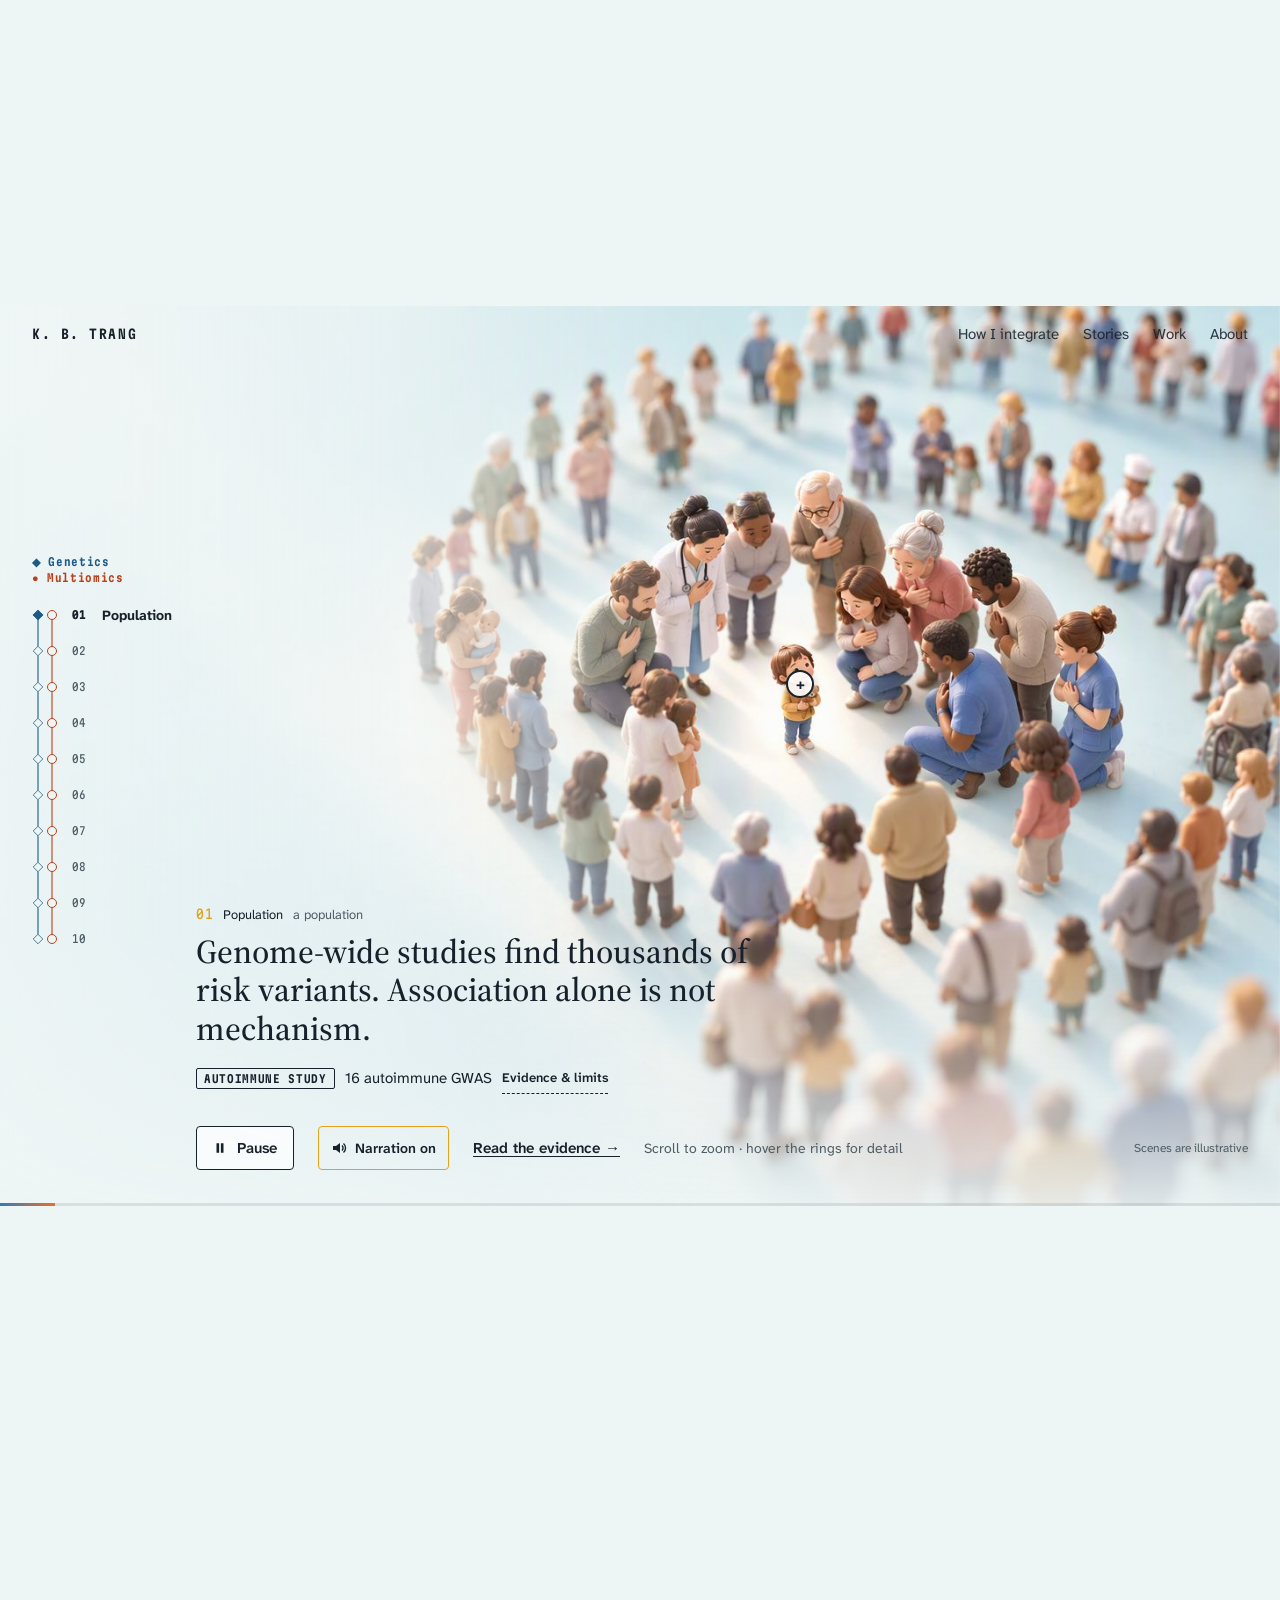
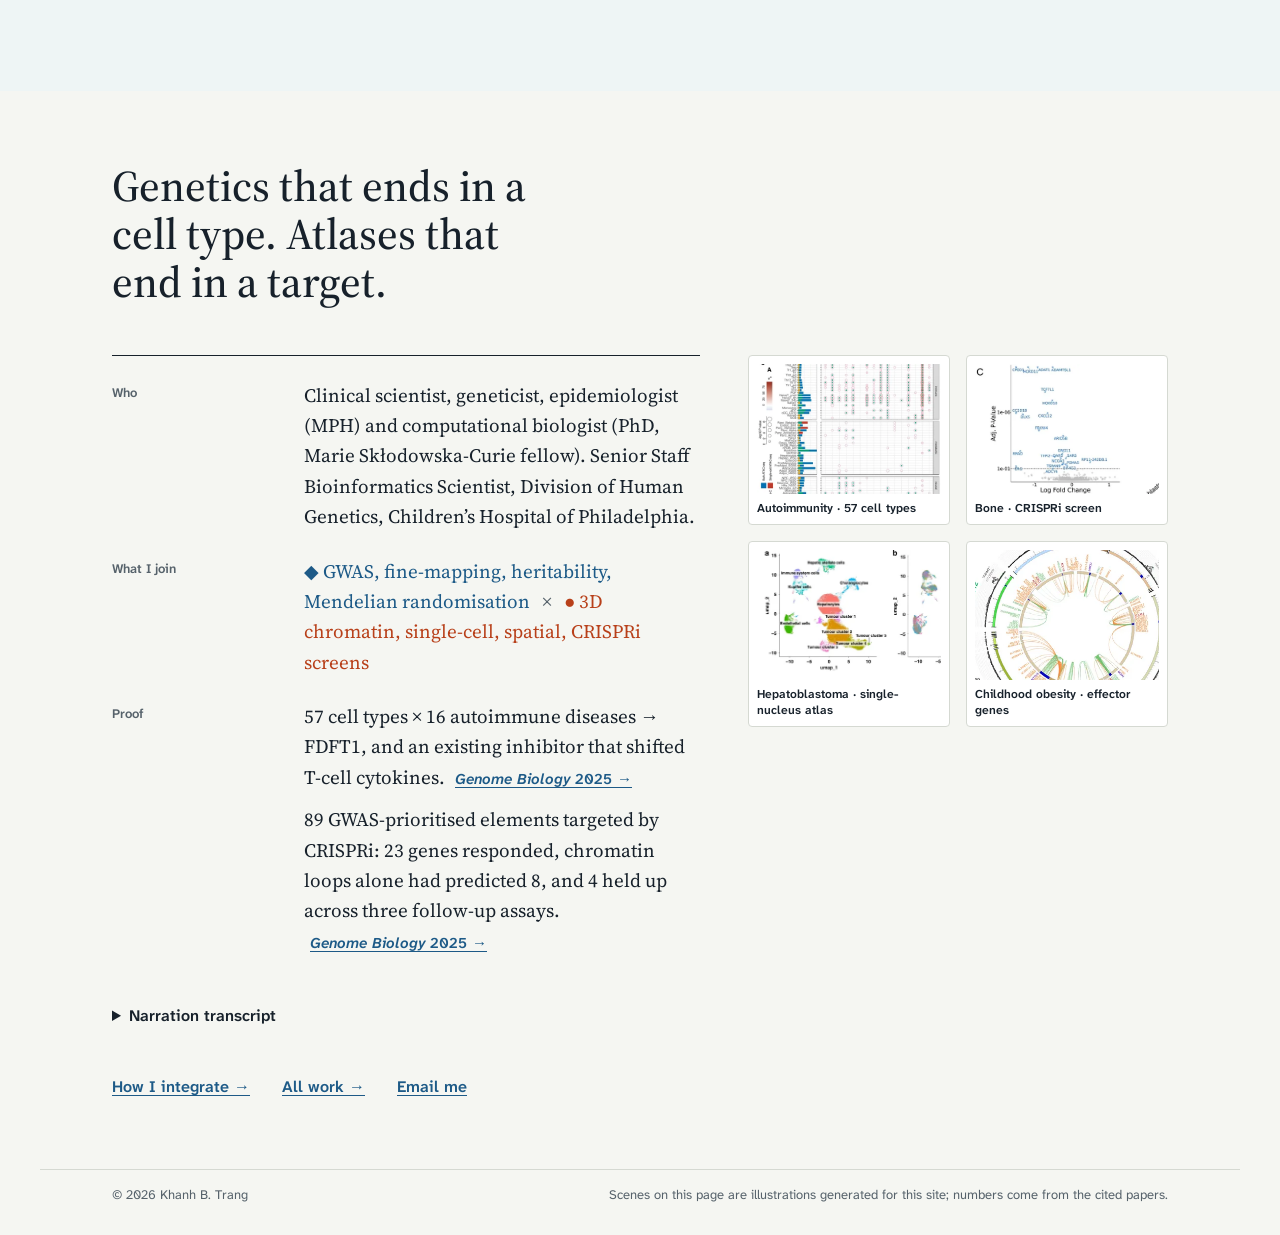
<file: index.html>
<!doctype html>
<html lang="en">
<head>
<meta charset="utf-8">
<meta name="viewport" content="width=device-width, initial-scale=1">
<title>Khanh B. Trang, MD, MPH, PhD: from a patient’s concern to a druggable target</title>
<meta name="description" content="Physician-scientist joining human genetics and multiomics (3D chromatin, single-cell, spatial, CRISPRi) to find which genes, in which cells, are worth drugging.">
<meta property="og:type" content="website">
<meta property="og:url" content="https://baokhanhtrang.github.io/a2t/">
<link rel="canonical" href="https://baokhanhtrang.github.io/a2t/">
<meta property="og:title" content="Khanh B. Trang, MD, MPH, PhD">
<meta property="og:description" content="From a patient’s concern to a druggable target: human genetics joined to multiomics.">
<meta property="og:image" content="https://baokhanhtrang.github.io/a2t/img/og.jpg">
<meta name="theme-color" content="#EEF5F5">
<link rel="preload" href="img/scale/01-population.jpg" as="image" imagesrcset="img/scale/01-population-768.jpg 768w, img/scale/01-population.jpg 1536w" imagesizes="100vw">
<link rel="stylesheet" href="css/fonts.css">
<link rel="stylesheet" href="css/site.css">
<script type="module" src="js/main.js"></script>
</head>
<body>
<a class="skip" href="#brief">Skip to the one-minute brief</a>
<header class="mast">
  <a class="mast-name" href="./">K. B. TRANG</a>
  <nav aria-label="Site"><a href="how.html">How I integrate</a><a href="stories/">Stories</a><a href="work.html">Work</a><a href="about.html">About</a></nav>
</header>

<section id="zoom" class="zoom" aria-labelledby="z-h1" data-lanes="gen">
  <div class="zoom-track" style="--levels:10">
    <div class="zoom-view">
      <div class="zoom-layers" aria-hidden="true">
        <figure class="z-layer" data-from="0" data-to="0"><img src="img/scale/01-population.jpg" srcset="img/scale/01-population-768.jpg 768w, img/scale/01-population.jpg 1536w" sizes="100vw" alt="" fetchpriority="high" decoding="async"></figure>
        <figure class="z-layer z-dots" data-from="1" data-to="4"><canvas></canvas><figcaption class="z-synth">Synthetic illustration · no study data</figcaption></figure>
        <figure class="z-layer" data-from="5" data-to="5"><img data-srcset="img/scale/06-nucleus-768.jpg 768w, img/scale/06-nucleus.jpg 1536w" sizes="100vw" alt="" decoding="async"></figure>
        <figure class="z-layer" data-from="6" data-to="6"><img data-srcset="img/scale/07-cre-768.jpg 768w, img/scale/07-cre.jpg 1536w" sizes="100vw" alt="" decoding="async"></figure>
        <figure class="z-layer" data-from="7" data-to="7"><img data-srcset="img/scale/08-perturbation-768.jpg 768w, img/scale/08-perturbation.jpg 1536w" sizes="100vw" alt="" decoding="async"></figure>
        <figure class="z-layer" data-from="8" data-to="8"><img data-srcset="img/scale/09-target-768.jpg 768w, img/scale/09-target.jpg 1536w" sizes="100vw" alt="" decoding="async"></figure>
        <figure class="z-layer" data-from="9" data-to="9"><img data-srcset="img/scale/10-patient-768.jpg 768w, img/scale/10-patient.jpg 1536w" sizes="100vw" alt="" decoding="async"></figure>
        <div class="z-vignette"></div>
      </div>
      <div class="z-hots">
        <button type="button" class="z-hot" data-stop="0" aria-label="Details: Association is not mechanism" aria-expanded="false" aria-controls="z-pop" tabindex="-1"><i></i></button>
        <button type="button" class="z-hot z-organ" data-stop="1" data-organ="0" aria-label="Brain: related work" aria-expanded="false" aria-controls="z-pop" tabindex="-1"><i></i><span>Brain</span></button>
        <button type="button" class="z-hot z-organ is-left" data-stop="1" data-organ="1" aria-label="Immune system: related work" aria-expanded="false" aria-controls="z-pop" tabindex="-1"><i></i><span>Immune system</span></button>
        <button type="button" class="z-hot z-organ is-left" data-stop="1" data-organ="2" aria-label="Bone: related work" aria-expanded="false" aria-controls="z-pop" tabindex="-1"><i></i><span>Bone</span></button>
        <button type="button" class="z-hot z-organ" data-stop="1" data-organ="3" aria-label="Blood: related work" aria-expanded="false" aria-controls="z-pop" tabindex="-1"><i></i><span>Blood</span></button>
        <button type="button" class="z-hot z-organ is-left" data-stop="1" data-organ="4" aria-label="Liver, kidney, tongue: related work" aria-expanded="false" aria-controls="z-pop" tabindex="-1"><i></i><span>Liver, kidney, tongue</span></button>
        <button type="button" class="z-hot z-organ" data-stop="1" data-organ="5" aria-label="Fat: related work" aria-expanded="false" aria-controls="z-pop" tabindex="-1"><i></i><span>Fat</span></button>
        <button type="button" class="z-hot" data-stop="2" aria-label="Details: Tissue regions" aria-expanded="false" aria-controls="z-pop" tabindex="-1"><i></i></button>
        <button type="button" class="z-hot" data-stop="3" aria-label="Details: Which cells carry the risk?" aria-expanded="false" aria-controls="z-pop" tabindex="-1"><i></i></button>
        <button type="button" class="z-hot" data-stop="4" aria-label="Details: Who sits next to whom" aria-expanded="false" aria-controls="z-pop" tabindex="-1"><i></i></button>
        <button type="button" class="z-hot" data-stop="5" aria-label="Details: From variant to gene" aria-expanded="false" aria-controls="z-pop" tabindex="-1"><i></i></button>
        <button type="button" class="z-hot" data-stop="6" aria-label="Details: Variants in switches" aria-expanded="false" aria-controls="z-pop" tabindex="-1"><i></i></button><span class="z-tag" data-stop="6" data-u="0.4" data-v="0.14" aria-hidden="true">Enhancer (cRE) · transcription factors</span><span class="z-tag" data-stop="6" data-u="0.57" data-v="0.46" aria-hidden="true">SNP</span><span class="z-tag" data-stop="6" data-u="0.3" data-v="0.47" aria-hidden="true">DNA loop</span><span class="z-tag" data-stop="6" data-u="0.73" data-v="0.83" aria-hidden="true">Promoter · RNA polymerase</span><span class="z-tag" data-stop="6" data-u="0.9" data-v="0.52" aria-hidden="true">RNA</span><span class="z-tag" data-stop="6" data-u="0.83" data-v="0.33" aria-hidden="true">Chromatin · nucleosomes</span>
        <button type="button" class="z-hot" data-stop="7" aria-label="Details: Test before you nominate" aria-expanded="false" aria-controls="z-pop" tabindex="-1"><i></i></button>
        <button type="button" class="z-hot" data-stop="8" aria-label="Details: From gene to drug" aria-expanded="false" aria-controls="z-pop" tabindex="-1"><i></i></button>
        <button type="button" class="z-hot" data-stop="9" aria-label="Details: Why the MPH matters here" aria-expanded="false" aria-controls="z-pop" tabindex="-1"><i></i></button>
      </div>
      <div class="z-title">
        <h1 id="z-h1">From a patient’s concern to a druggable target.</h1>
        <p>Khanh B. Trang, MD, MPH, PhD · Children’s Hospital of Philadelphia. I join human genetics and multiomics to find which genes, in which cells, are worth drugging.</p>
      </div>
      <nav class="strands" aria-label="Scales">
        <p class="s-legend"><span class="s-g">◆ Genetics</span><span class="s-o">● Multiomics</span></p>
        <ol>
          <li data-g="1" data-o="0" data-l="gen"><button type="button" aria-label="Scene 1: Population"><span class="r-n">01</span><span class="r-nm">Population</span></button></li>
          <li data-g="0" data-o="0" data-l="md"><button type="button" aria-label="Scene 2: Person"><span class="r-n">02</span><span class="r-nm">Person</span></button></li>
          <li data-g="0" data-o="1" data-l="omx"><button type="button" aria-label="Scene 3: Tissue"><span class="r-n">03</span><span class="r-nm">Tissue</span></button></li>
          <li data-g="1" data-o="1" data-l="both"><button type="button" aria-label="Scene 4: Cell types"><span class="r-n">04</span><span class="r-nm">Cell types</span></button></li>
          <li data-g="0" data-o="1" data-l="omx"><button type="button" aria-label="Scene 5: In place"><span class="r-n">05</span><span class="r-nm">In place</span></button></li>
          <li data-g="1" data-o="1" data-l="both"><button type="button" aria-label="Scene 6: Nucleus"><span class="r-n">06</span><span class="r-nm">Nucleus</span></button></li>
          <li data-g="1" data-o="1" data-l="both"><button type="button" aria-label="Scene 7: Regulatory element"><span class="r-n">07</span><span class="r-nm">Regulatory element</span></button></li>
          <li data-g="1" data-o="1" data-l="both"><button type="button" aria-label="Scene 8: Perturbation"><span class="r-n">08</span><span class="r-nm">Perturbation</span></button></li>
          <li data-g="1" data-o="0" data-l="gen"><button type="button" aria-label="Scene 9: Target"><span class="r-n">09</span><span class="r-nm">Target</span></button></li>
          <li data-g="0" data-o="0" data-l="rails"><button type="button" aria-label="Scene 10: Patient"><span class="r-n">10</span><span class="r-nm">Patient</span></button></li>
        </ol>
      </nav>
      <div class="z-cards">
        <article class="z-card is-active" aria-hidden="false"><p class="z-k"><span class="r-n">01</span> Population <span class="z-scale">a population</span></p><h2>Genome-wide studies find thousands of risk variants. Association alone is not mechanism.</h2><p class="z-chip"><span class="tag tag-auto">Autoimmune study</span>16 autoimmune GWAS<button type="button" class="z-more" data-i="0" aria-controls="z-pop">Evidence &amp; limits</button></p></article>
        <article class="z-card" aria-hidden="true"><p class="z-k"><span class="r-n">02</span> Person <span class="z-scale">1 m</span></p><h2>Behind every signal: a person, and the organs where disease happens.</h2><p class="z-chip"><span class="tag tag-body">Across the body</span>Drag to turn · hover an organ for its papers<button type="button" class="z-more" data-i="1" aria-controls="z-pop">Evidence &amp; limits</button></p></article>
        <article class="z-card" aria-hidden="true"><p class="z-k"><span class="r-n">03</span> Tissue <span class="z-scale">one section per organ</span></p><h2>Disease happens in tissue. Spatial omics maps each organ’s cells in place.</h2><p class="z-chip"><span class="tag tag-method">Method</span>Spatial transcriptomics · method<button type="button" class="z-more" data-i="2" aria-controls="z-pop">Evidence &amp; limits</button></p></article>
        <article class="z-card" aria-hidden="true"><p class="z-k"><span class="r-n">04</span> Cell types <span class="z-scale">expression space, all organs</span></p><h2>Among 57 cell types, regulatory T cells showed the strongest type 1 diabetes enrichment.</h2><p class="z-chip"><span class="tag tag-auto">Autoimmune study</span>Published finding · 57 cell types × 16 diseases<button type="button" class="z-more" data-i="3" aria-controls="z-pop">Evidence &amp; limits</button></p></article>
        <article class="z-card" aria-hidden="true"><p class="z-k"><span class="r-n">05</span> In place <span class="z-scale">same section, by cell type</span></p><h2>Back in each tissue, cell types show which neighbourhoods they share.</h2><p class="z-chip"><span class="tag tag-method">Method</span>Cell types in place · method<button type="button" class="z-more" data-i="4" aria-controls="z-pop">Evidence &amp; limits</button></p></article>
        <article class="z-card" aria-hidden="true"><p class="z-k"><span class="r-n">06</span> Nucleus <span class="z-scale">≈1 µm</span></p><h2>Chromatin contacts nominate candidate genes for risk variants, including distant ones.</h2><p class="z-chip"><span class="tag tag-auto">Autoimmune study</span>5,488 candidate genes<button type="button" class="z-more" data-i="5" aria-controls="z-pop">Evidence &amp; limits</button></p></article>
        <article class="z-card" aria-hidden="true"><p class="z-k"><span class="r-n">07</span> Regulatory element <span class="z-scale">a chromatin loop</span></p><h2>Most risk variants sit in cis-regulatory elements that loop to the genes they control.</h2><p class="z-chip"><span class="tag tag-method">Method</span>SNPs in enhancers · promoter contacts<button type="button" class="z-more" data-i="6" aria-controls="z-pop">Evidence &amp; limits</button></p></article>
        <article class="z-card" aria-hidden="true"><p class="z-k"><span class="r-n">08</span> Perturbation <span class="z-scale">≈10 nm</span></p><h2>CRISPR screens test which predicted regulatory links actually change a gene.</h2><p class="z-chip"><span class="tag tag-crispr">CRISPR studies</span>CRISPRi · single-cell readout<button type="button" class="z-more" data-i="7" aria-controls="z-pop">Evidence &amp; limits</button></p></article>
        <article class="z-card" aria-hidden="true"><p class="z-k"><span class="r-n">09</span> Target <span class="z-scale">≈1 nm</span></p><h2>Linked genes meet existing drugs: a genetic map becomes a testable pharmacological hypothesis.</h2><p class="z-chip"><span class="tag tag-example">Example</span>FDFT1 · lapaquistat<button type="button" class="z-more" data-i="8" aria-controls="z-pop">Evidence &amp; limits</button></p></article>
        <article class="z-card" aria-hidden="true"><p class="z-k"><span class="r-n">10</span> Patient <span class="z-scale">back to the clinic</span></p><h2>From a patient’s concern to a testable hypothesis.</h2><p class="z-chip"><span class="tag tag-clinic">Clinic</span>Autoimmune + bone studies<button type="button" class="z-more" data-i="9" aria-controls="z-pop">Evidence &amp; limits</button></p><p class="z-cta"><a href="how.html">See the evidence →</a><a href="mailto:Dr.KhanhBTrang@gmail.com">Discuss this work</a></p></article>
      </div>
      <div class="z-controls">
        <button type="button" class="z-play" aria-pressed="false"><svg viewBox="0 0 16 16" aria-hidden="true"><path class="i-play" d="M4 2.5v11l9-5.5z"/><path class="i-pause" d="M4 2.5h3v11H4zm5 0h3v11H9z"/></svg><span>Play the tour</span></button>
        <button type="button" class="z-sound" aria-pressed="true"><svg viewBox="0 0 16 16" aria-hidden="true"><path d="M2 6h3l4-3v10L5 10H2z"/><path class="w" d="M11 5.5a3.5 3.5 0 0 1 0 5M12.5 3.5a6 6 0 0 1 0 9" fill="none" stroke="currentColor" stroke-width="1.4"/></svg><span>Narration on</span></button>
        <a class="z-ev" href="how.html">Read the evidence →</a>
        <span class="z-hint">Scroll to zoom · hover the rings for detail</span>
        <span class="z-illus">Scenes are illustrative</span>
      </div>
      <div class="z-progress" aria-hidden="true"><i></i></div>
      <p class="sr-only z-announce" aria-live="polite"></p>
      <div class="z-pop" id="z-pop" role="dialog" aria-labelledby="z-pop-t" hidden>
        <button type="button" class="p-close" aria-label="Close details">×</button>
        <h3 class="p-title" id="z-pop-t"></h3>
        <div class="p-body"></div>
        <a class="p-src" href="#"></a>
      </div>
    </div>
  </div>
  <noscript><ol class="z-nojs">
      <li><b>01 · Genome-wide studies find thousands of risk variants. Association alone is not mechanism.</b> Genome-wide association studies locate regions of the genome that differ between people with and without a disease. I start from GWAS summary statistics for 16 autoimmune diseases and ask where each disease’s heritability concentrates. <i>Limit:</i> Most GWAS signals fall outside protein-coding sequence, so the gene and cell type they act through must be inferred from other evidence.</li>
      <li><b>02 · Behind every signal: a person, and the organs where disease happens.</b> My work spans brain, immune system, bone, blood, liver, kidney, tongue and fat. Hover or select an organ for its papers and preprints. The same approach, genetics joined to multiomics, applied organ by organ. The body turns and opens into an exploded view; hover each organ for its papers. <i>Limit:</i> Schematic 3D anatomy built from simple shapes; organ sizes and positions are illustrative.</li>
      <li><b>03 · Disease happens in tissue. Spatial omics maps each organ’s cells in place.</b> Spatial transcriptomics measures where transcripts or cells sit in a tissue section (resolution depends on the platform). Each organ has its own architecture: cortical layers, lymph-node follicles, trabecular bone, liver lobules, glomeruli, muscle bundles, fat. Atlas-scale spatial and single-nucleus analysis, with ambient-RNA and doublet assessment built into quality control. <i>Limit:</i> Synthetic illustration, no study data. Each organ’s dots flow into that organ’s section, but the path is illustrative, not a tracking of cells.</li>
      <li><b>04 · Among 57 cell types, regulatory T cells showed the strongest type 1 diabetes enrichment.</b> Type 1 diabetes heritability was most enriched in the regulatory elements of regulatory T cells. Stratified LD-score regression over chromatin maps (open chromatin plus promoter contacts) in 57 human cell types. <i>Limit:</i> Enrichment shows where the genetic signal concentrates, not what it does there. The map on screen is a synthetic, integrated schematic of 17 cell types across the eight organs; the published analysis is S-LDSC over chromatin annotations, not this embedding.</li>
      <li><b>05 · Back in each tissue, cell types show which neighbourhoods they share.</b> Placing annotated cell types back on the tissue shows which cells share a neighbourhood. Cell-type annotation reconciled across several methods, then mapped onto the spatial coordinates. <i>Limit:</i> Synthetic illustration, no study data. Neighbourhoods are associations; signalling between neighbouring cells needs an experiment to confirm.</li>
      <li><b>06 · Chromatin contacts nominate candidate genes for risk variants, including distant ones.</b> A risk variant can sit far from the gene it may regulate; folded DNA can bring the two into contact. Promoter Capture-C and Hi-C joined with open chromatin linked autoimmune risk variants to 5,488 candidate genes. <i>Limit:</i> Contact is not regulation. A loop nominates a gene; a perturbation has to test it.</li>
      <li><b>07 · Most risk variants sit in cis-regulatory elements that loop to the genes they control.</b> Most GWAS risk variants are non-coding. Many fall in cis-regulatory elements, such as enhancers: the DNA bends into a loop so that transcription factors bound at the enhancer, and at the SNP, sit beside RNA polymerase at the gene’s promoter. Fine-mapped SNPs intersected with accessible chromatin in the relevant cell type, then linked to promoters by 3D contacts (Capture-C, Hi-C). <i>Limit:</i> A SNP in an enhancer is a candidate, not a cause: it has to change regulation of the linked gene, which needs a test.</li>
      <li><b>08 · CRISPR screens test which predicted regulatory links actually change a gene.</b> Pooled CRISPR interference silences candidate regulatory elements and reads out gene expression cell by cell. Applied to bone-density and Alzheimer’s GWAS loci. In one screen, 23 genes responded and chromatin loops had predicted only 8 of them. <i>Limit:</i> Each screen tests one cell model at one stage; a gene that responds there may not respond in another tissue or at another time.</li>
      <li><b>09 · Linked genes meet existing drugs: a genetic map becomes a testable pharmacological hypothesis.</b> Genes linked to disease risk are checked against drug–target databases for existing compounds that act on them. For example, FDFT1, a cholesterol-synthesis enzyme linked to autoimmune risk: its inhibitor lapaquistat altered T-cell secretion of TNF, IL-17A, IL-10 and IL-21. <i>Limit:</i> A pharmacological hypothesis for preclinical testing, not evidence of clinical efficacy. The image is a conceptual binding illustration, not the FDFT1–lapaquistat structure.</li>
      <li><b>10 · From a patient’s concern to a testable hypothesis.</b> A target is only useful if it holds in the people who will receive it. Population-aware design: calibration across groups, endpoints chosen for the estimand, consent that says what is returned. <i>Limit:</i> Each study above is separate. The path is how I work, not one continuous experiment.</li>
  </ol></noscript>
</section>

<main id="brief" class="brief">
  <div class="wrap">
    <h2 class="b-h">Genetics that ends in a cell type. Atlases that end in a target.</h2>
    <div class="b-grid">
    <dl class="b-rows">
      <dt>Who</dt>
      <dd>Clinical scientist, geneticist, epidemiologist (MPH) and computational biologist (PhD, Marie Skłodowska-Curie fellow). Senior Staff Bioinformatics Scientist, Division of Human Genetics, Children’s Hospital of Philadelphia.</dd>
      <dt>What I join</dt>
      <dd><span class="s-g">◆ GWAS, fine-mapping, heritability, Mendelian randomisation</span> <span class="x">×</span> <span class="s-o">● 3D chromatin, single-cell, spatial, CRISPRi screens</span></dd>
      <dt>Proof</dt>
      <dd><ul class="proof">
        <li>57 cell types × 16 autoimmune diseases → FDFT1, and an existing inhibitor that shifted T-cell cytokines. <a href="stories/autoimmunity.html"><i>Genome Biology</i> 2025 →</a></li>
        <li>89 GWAS-prioritised elements targeted by CRISPRi: 23 genes responded, chromatin loops alone had predicted 8, and 4 held up across three follow-up assays. <a href="stories/bone.html"><i>Genome Biology</i> 2025 →</a></li>
      </ul></dd>
    </dl>
      <div class="b-figs" aria-label="Selected published figures">
        <a class="fig-link fig-thumb" href="img/figures/auto-1.webp" data-caption="Heritability of 16 autoimmune diseases partitioned across cis-regulatory elements of 57 cell types (S-LDSC); regulatory T cells lead for type 1 diabetes. (Genome Biology 2025)"><img src="img/figures/auto-1-t.webp" width="480" height="374" alt="Heritability of 16 autoimmune diseases partitioned across cis-regulatory elements of 57 cell types (S-LDSC); regulatory T cells lead for type 1 diabetes." loading="lazy" decoding="async"><span>Autoimmunity · 57 cell types</span></a>
        <a class="fig-link fig-thumb" href="img/figures/bone-2.webp" data-caption="The CRISPRi screen: target origins, test statistics and responsive genes, with loci where silencing changed ARID5B and NCOA3. (Genome Biology 2025)"><img src="img/figures/bone-2-t.webp" width="480" height="329" alt="The CRISPRi screen: target origins, test statistics and responsive genes, with loci where silencing changed ARID5B and NCOA3." loading="lazy" decoding="async"><span>Bone · CRISPRi screen</span></a>
        <a class="fig-link fig-thumb" href="img/figures/hb-1.webp" data-caption="A single-nucleus atlas of hepatoblastoma and adjacent liver: cell types and their composition across samples. (BJC Reports 2026)"><img src="img/figures/hb-1-t.webp" width="480" height="271" alt="A single-nucleus atlas of hepatoblastoma and adjacent liver: cell types and their composition across samples." loading="lazy" decoding="async"><span>Hepatoblastoma · single-nucleus atlas</span></a>
        <a class="fig-link fig-thumb" href="img/figures/obesity-5.webp" data-caption="Putative childhood-obesity effector genes across cell types, including the ADCY3 locus. (eLife 2025)"><img src="img/figures/obesity-5-t.webp" width="480" height="255" alt="Putative childhood-obesity effector genes across cell types, including the ADCY3 locus." loading="lazy" decoding="async"><span>Childhood obesity · effector genes</span></a>
      </div>
    </div>
    <details class="transcript"><summary>Narration transcript</summary><ol><li>Genome-wide studies find thousands of risk variants. But association alone does not tell you the mechanism.</li><li>Behind every GWAS signal is a person with a genetic predisposition, and disease can arise in one organ or in several.</li><li>Disease happens in tissue, and cells don't act alone. Spatial omics maps each organ's cells within their microenvironment, or niche, from the layers of the brain to the follicles of a lymph node.</li><li>Grouped by gene expression, cells form types that behave differently across disease states and stages. Among fifty-seven cell types, regulatory T cells showed the strongest enrichment of type 1 diabetes genetic risk.</li><li>Placed back in each tissue, cell types show which neighbourhoods they share.</li><li>Folded chromatin brings regulatory elements into contact with genes, nominating candidates, including distant ones.</li><li>Most risk variants sit in cis-regulatory elements, such as enhancers, that loop across the chromatin to reach the genes they control.</li><li>CRISPR screens then test which predicted links actually change a gene. In one screen, chromatin loops had predicted only eight of the twenty-three genes that responded.</li><li>Linked genes then meet existing drugs. For example, an inhibitor of FDFT1 shifted T-cell cytokines: a pharmacological hypothesis worth testing further.</li><li>From a patient's concern to a hypothesis worth testing. This is the work of Khanh B. Trang.</li></ol><p>Narration uses a synthetic voice generated for this site.</p></details>
    <p class="b-links"><a href="how.html">How I integrate →</a><a href="work.html">All work →</a><a href="mailto:Dr.KhanhBTrang@gmail.com">Email me</a></p>
  </div>
</main>
<footer class="foot"><div class="wrap">
  <span>© 2026 Khanh B. Trang</span>
  <span>Scenes on this page are illustrations generated for this site; numbers come from the cited papers.</span>
</div></footer>
<dialog class="lightbox" aria-label="Figure"><form method="dialog"><button class="lb-close" aria-label="Close figure">×</button></form><img alt=""><p class="lb-cap"></p></dialog>
</body>
</html>
</file>
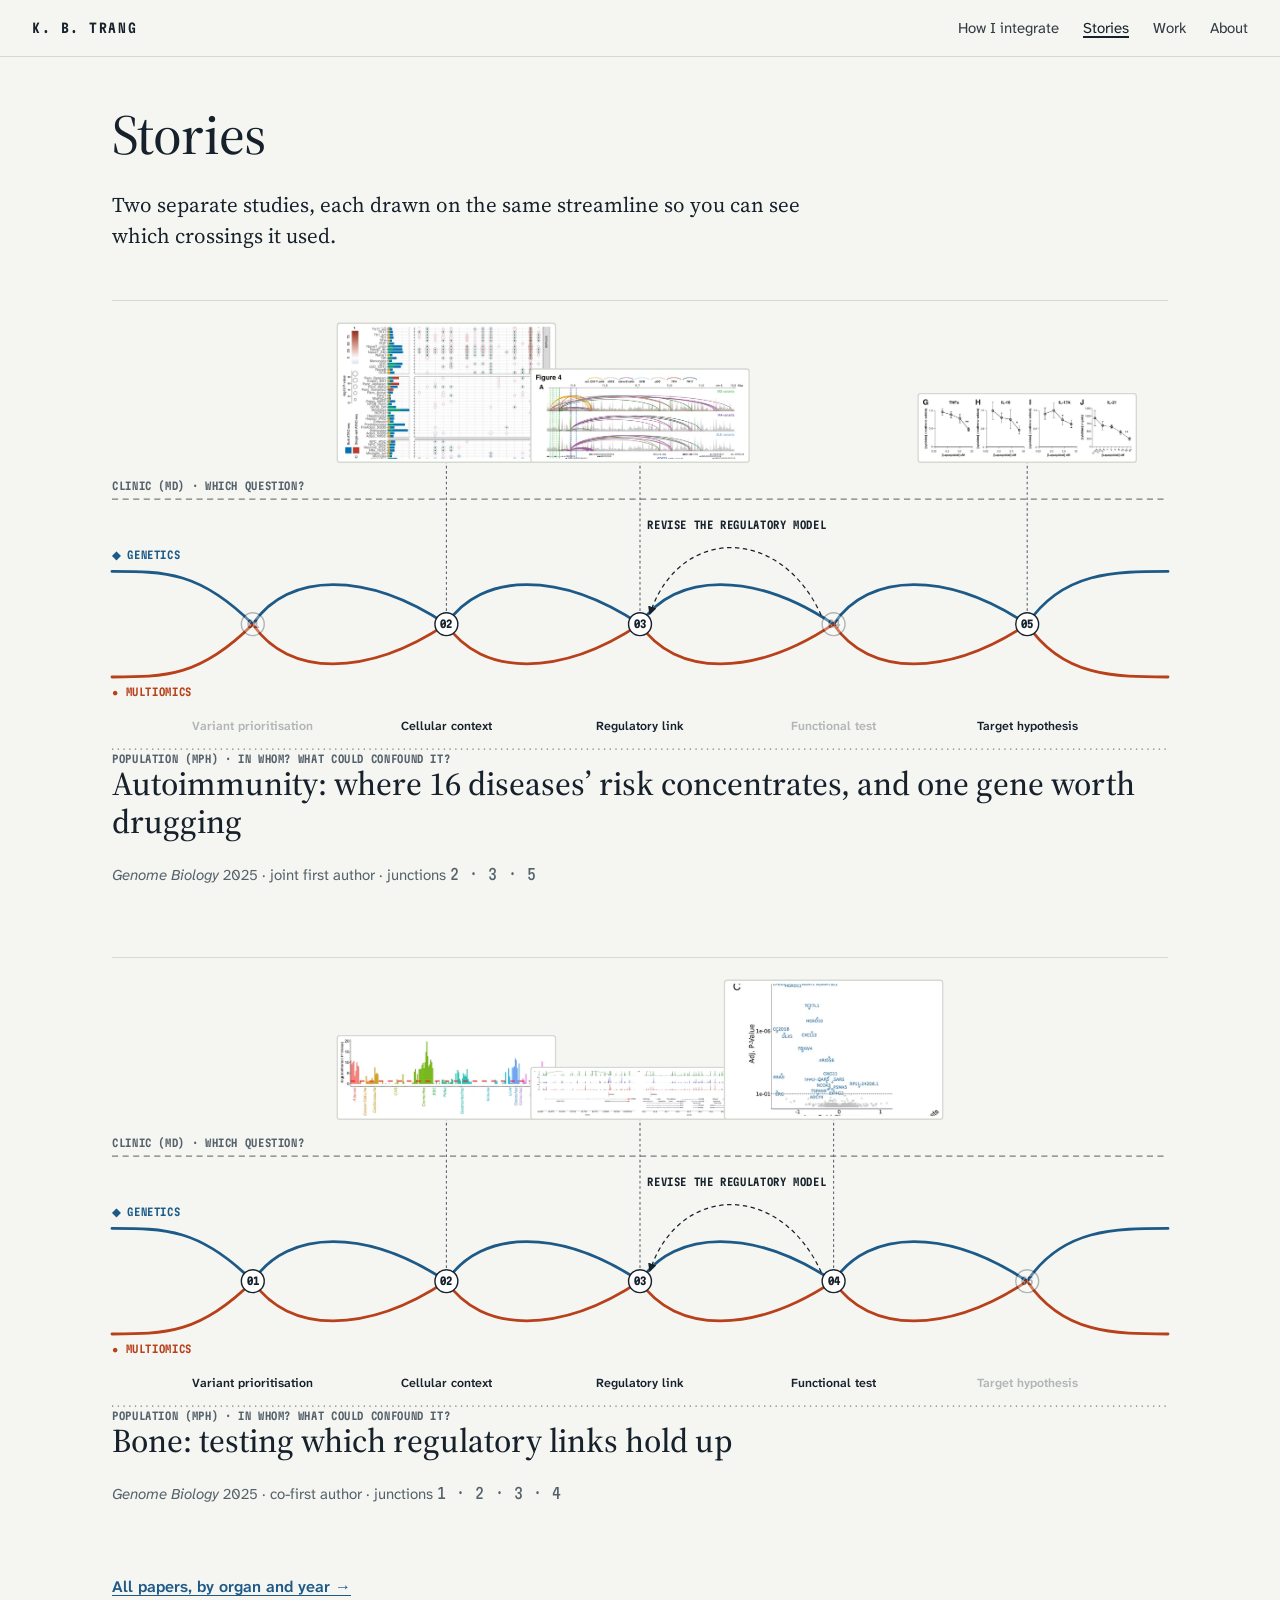
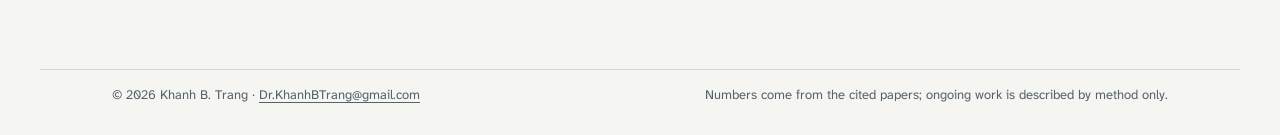
<file: stories/index.html>
<!doctype html>
<html lang="en">
<head>
<meta charset="utf-8">
<meta name="viewport" content="width=device-width, initial-scale=1">
<title>Stories · Khanh B. Trang</title>
<meta name="description" content="Two studies, each drawn on the same evidence streamline: where autoimmune risk concentrates, and which bone regulatory links hold up under CRISPRi.">
<meta property="og:title" content="Stories · Khanh B. Trang">
<meta property="og:description" content="Two studies, each drawn on the same evidence streamline: where autoimmune risk concentrates, and which bone regulatory links hold up under CRISPRi.">
<meta property="og:image" content="../img/og.jpg">
<link rel="stylesheet" href="../css/fonts.css">
<link rel="stylesheet" href="../css/site.css">
<script type="module" src="../js/pages.js"></script>
</head>
<body class="page">
<a class="skip" href="#main">Skip to content</a>
<header class="mast mast-light">
  <a class="mast-name" href=".././">K. B. TRANG</a>
  <nav aria-label="Site"><a href="../how.html">How I integrate</a><a href="../stories/" aria-current="page">Stories</a><a href="../work.html">Work</a><a href="../about.html">About</a></nav>
</header>
<main id="main" class="page-main">
<article class="wrap">
  <header class="p-head">
    <h1>Stories</h1>
    <p class="lede">Two separate studies, each drawn on the same streamline so you can see which crossings it used.</p>
  </header>
  <section class="story-list">
    <a class="story-link" href="autoimmunity.html">
      <div class="streamline" data-static data-lit="2,3,5" data-thumbs="[{&quot;j&quot;:2,&quot;src&quot;:&quot;../img/figures/auto-1-t.webp&quot;,&quot;full&quot;:&quot;../img/figures/auto-1.webp&quot;,&quot;alt&quot;:&quot;Heritability of 16 autoimmune diseases partitioned across cis-regulatory elements of 57 cell types (S-LDSC); regulatory T cells lead for type 1 diabetes.&quot;,&quot;w&quot;:480,&quot;h&quot;:374},{&quot;j&quot;:3,&quot;src&quot;:&quot;../img/figures/auto-4-t.webp&quot;,&quot;full&quot;:&quot;../img/figures/auto-4.webp&quot;,&quot;alt&quot;:&quot;The FDFT1 locus: chromatin contacts link multiple sclerosis, rheumatoid arthritis and lupus variants to FDFT1, expressed in immune cells.&quot;,&quot;w&quot;:480,&quot;h&quot;:195},{&quot;j&quot;:5,&quot;src&quot;:&quot;../img/figures/auto-5-t.webp&quot;,&quot;full&quot;:&quot;../img/figures/auto-5.webp&quot;,&quot;alt&quot;:&quot;Lapaquistat, an FDFT1 inhibitor, shifts T-cell cytokines (TNF, IL-10, IL-17A, IL-21) in human tonsil organoids.&quot;,&quot;w&quot;:480,&quot;h&quot;:139}]"></div>
      <h2>Autoimmunity: where 16 diseases’ risk concentrates, and one gene worth drugging</h2>
      <p><i>Genome Biology</i> 2025 · joint first author · junctions <span class="r-n">2 · 3 · 5</span></p>
    </a>
    <a class="story-link" href="bone.html">
      <div class="streamline" data-static data-lit="1,2,3,4" data-thumbs="[{&quot;j&quot;:2,&quot;src&quot;:&quot;../img/figures/bone-1-t.webp&quot;,&quot;full&quot;:&quot;../img/figures/bone-1.webp&quot;,&quot;alt&quot;:&quot;Bone-density heritability enrichment across 98 cell types, grouped by tissue (S-LDSC; red line = Bonferroni threshold).&quot;,&quot;w&quot;:480,&quot;h&quot;:173},{&quot;j&quot;:3,&quot;src&quot;:&quot;../img/figures/bone-2t-t.webp&quot;,&quot;full&quot;:&quot;../img/figures/bone-2t.webp&quot;,&quot;alt&quot;:&quot;Chromatin accessibility and contact tracks at screened loci.&quot;,&quot;w&quot;:480,&quot;h&quot;:101},{&quot;j&quot;:4,&quot;src&quot;:&quot;../img/figures/bone-2-t.webp&quot;,&quot;full&quot;:&quot;../img/figures/bone-2.webp&quot;,&quot;alt&quot;:&quot;The CRISPRi screen: target origins, test statistics and responsive genes, with loci where silencing changed ARID5B and NCOA3.&quot;,&quot;w&quot;:480,&quot;h&quot;:329}]"></div>
      <h2>Bone: testing which regulatory links hold up</h2>
      <p><i>Genome Biology</i> 2025 · co-first author · junctions <span class="r-n">1 · 2 · 3 · 4</span></p>
    </a>
  </section>
  <p class="b-links"><a href="../work.html">All papers, by organ and year →</a></p>
</article>
</main>
<footer class="foot"><div class="wrap">
  <span>© 2026 Khanh B. Trang · <a href="mailto:Dr.KhanhBTrang@gmail.com">Dr.KhanhBTrang@gmail.com</a></span>
  <span>Numbers come from the cited papers; ongoing work is described by method only.</span>
</div></footer>
<dialog class="lightbox" aria-label="Figure"><form method="dialog"><button class="lb-close" aria-label="Close figure">×</button></form><img alt=""><p class="lb-cap"></p></dialog>
</body>
</html>
</file>
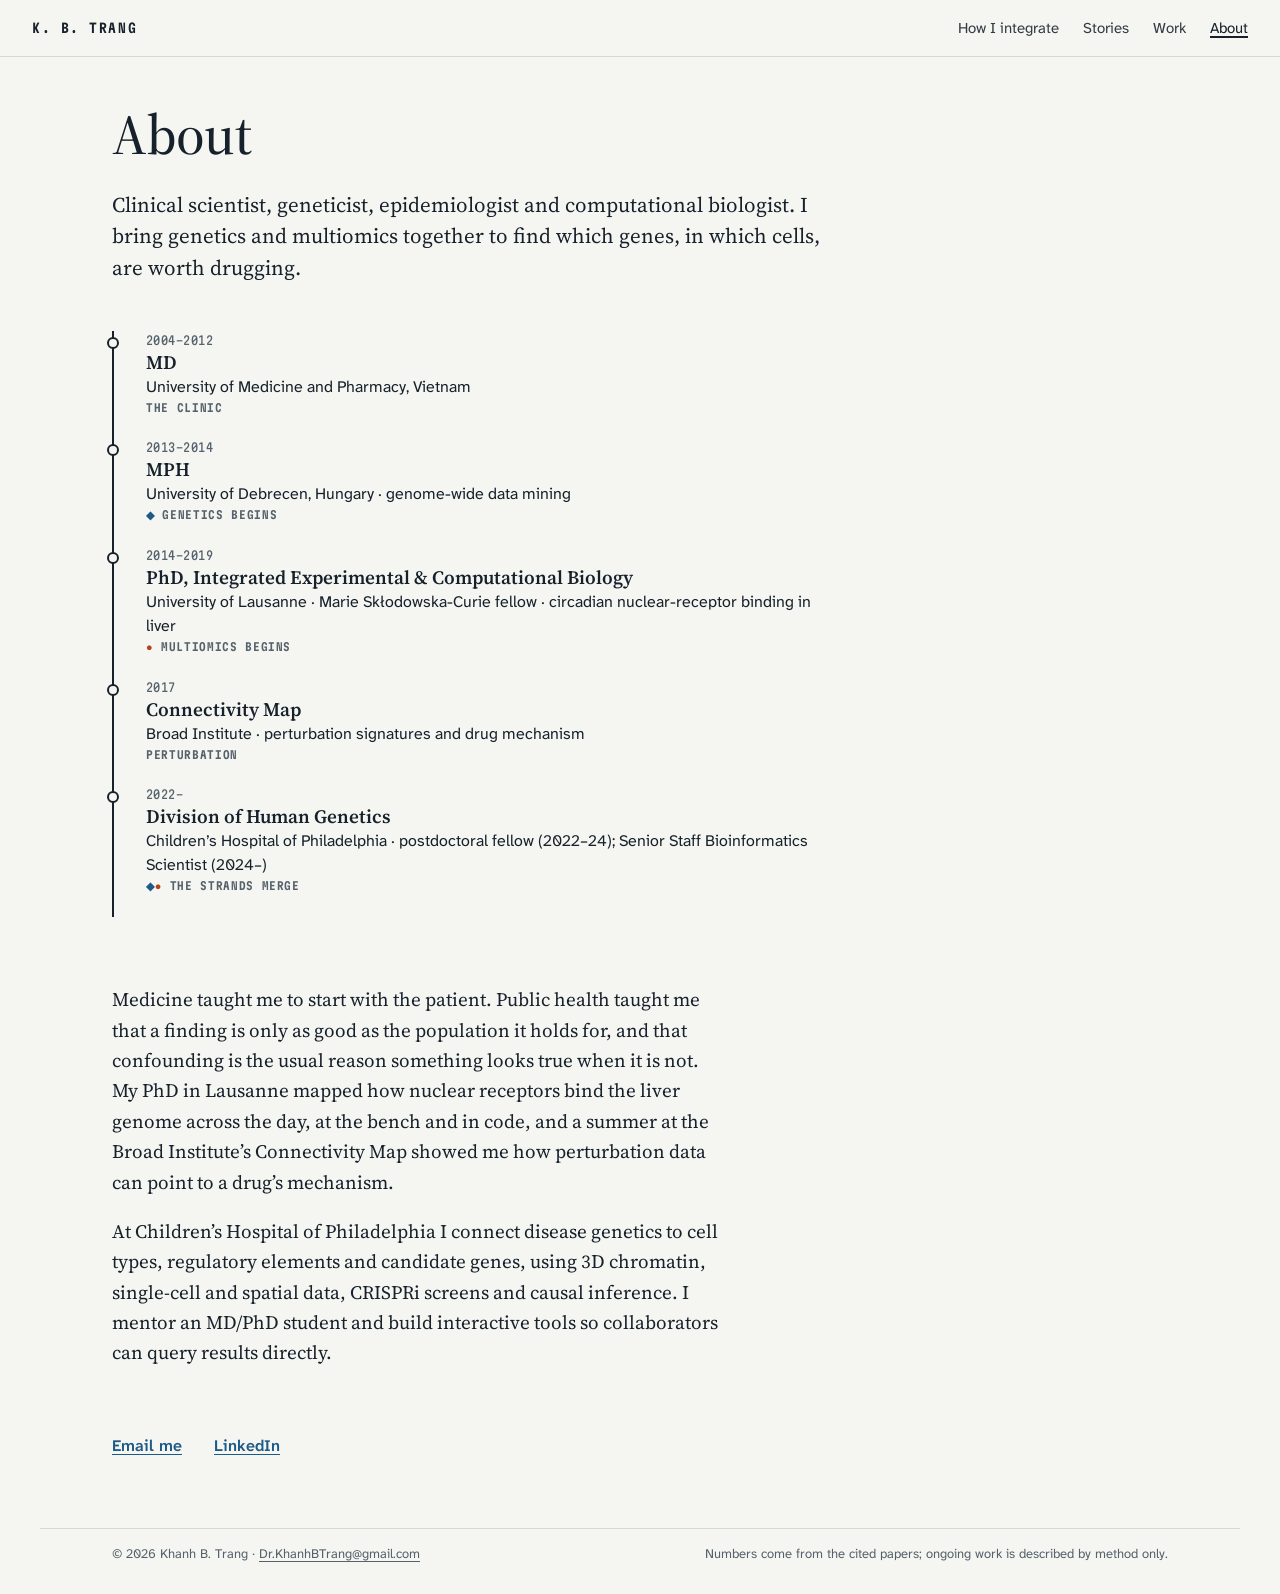
<file: about.html>
<!doctype html>
<html lang="en">
<head>
<meta charset="utf-8">
<meta name="viewport" content="width=device-width, initial-scale=1">
<title>About · Khanh B. Trang</title>
<meta name="description" content="Clinical scientist, geneticist, epidemiologist and computational biologist: MD (Vietnam), MPH (Debrecen), PhD and Marie Skłodowska-Curie fellow (Lausanne), Broad Institute Connectivity Map, Children's Hospital of Philadelphia.">
<meta property="og:title" content="About · Khanh B. Trang">
<meta property="og:description" content="Clinical scientist, geneticist, epidemiologist and computational biologist: MD (Vietnam), MPH (Debrecen), PhD and Marie Skłodowska-Curie fellow (Lausanne), Broad Institute Connectivity Map, Children's Hospital of Philadelphia.">
<meta property="og:image" content="img/og.jpg">
<link rel="stylesheet" href="css/fonts.css">
<link rel="stylesheet" href="css/site.css">
<script type="module" src="js/pages.js"></script>
</head>
<body class="page">
<a class="skip" href="#main">Skip to content</a>
<header class="mast mast-light">
  <a class="mast-name" href="./">K. B. TRANG</a>
  <nav aria-label="Site"><a href="how.html">How I integrate</a><a href="stories/">Stories</a><a href="work.html">Work</a><a href="about.html" aria-current="page">About</a></nav>
</header>
<main id="main" class="page-main">
<article class="wrap">
  <header class="p-head">
    <h1>About</h1>
    <p class="lede">Clinical scientist, geneticist, epidemiologist and computational biologist. I bring genetics and multiomics together to find which genes, in which cells, are worth drugging.</p>
  </header>
  <ol class="timeline">
    <li><span class="r-n">2004–2012</span><b>MD</b> University of Medicine and Pharmacy, Vietnam<span class="lane">the clinic</span></li>
    <li><span class="r-n">2013–2014</span><b>MPH</b> University of Debrecen, Hungary · genome-wide data mining<span class="lane"><span class="s-g">◆</span> genetics begins</span></li>
    <li><span class="r-n">2014–2019</span><b>PhD, Integrated Experimental &amp; Computational Biology</b> University of Lausanne · Marie Skłodowska-Curie fellow · circadian nuclear-receptor binding in liver<span class="lane"><span class="s-o">●</span> multiomics begins</span></li>
    <li><span class="r-n">2017</span><b>Connectivity Map</b> Broad Institute · perturbation signatures and drug mechanism<span class="lane">perturbation</span></li>
    <li><span class="r-n">2022–</span><b>Division of Human Genetics</b> Children’s Hospital of Philadelphia · postdoctoral fellow (2022–24); Senior Staff Bioinformatics Scientist (2024–)<span class="lane"><span class="s-g">◆</span><span class="s-o">●</span> the strands merge</span></li>
  </ol>
  <div class="story-grid">
    <div class="story-body">
      <p>Medicine taught me to start with the patient. Public health taught me that a finding is only as good as the population it holds for, and that confounding is the usual reason something looks true when it is not. My PhD in Lausanne mapped how nuclear receptors bind the liver genome across the day, at the bench and in code, and a summer at the Broad Institute’s Connectivity Map showed me how perturbation data can point to a drug’s mechanism.</p>
      <p>At Children’s Hospital of Philadelphia I connect disease genetics to cell types, regulatory elements and candidate genes, using 3D chromatin, single-cell and spatial data, CRISPRi screens and causal inference. I mentor an MD/PhD student and build interactive tools so collaborators can query results directly.</p>
    </div>
  </div>
  <p class="b-links"><a href="mailto:Dr.KhanhBTrang@gmail.com">Email me</a><a href="https://www.linkedin.com/in/khanhbtrang">LinkedIn</a></p>
</article>
</main>
<footer class="foot"><div class="wrap">
  <span>© 2026 Khanh B. Trang · <a href="mailto:Dr.KhanhBTrang@gmail.com">Dr.KhanhBTrang@gmail.com</a></span>
  <span>Numbers come from the cited papers; ongoing work is described by method only.</span>
</div></footer>
<dialog class="lightbox" aria-label="Figure"><form method="dialog"><button class="lb-close" aria-label="Close figure">×</button></form><img alt=""><p class="lb-cap"></p></dialog>
</body>
</html>
</file>
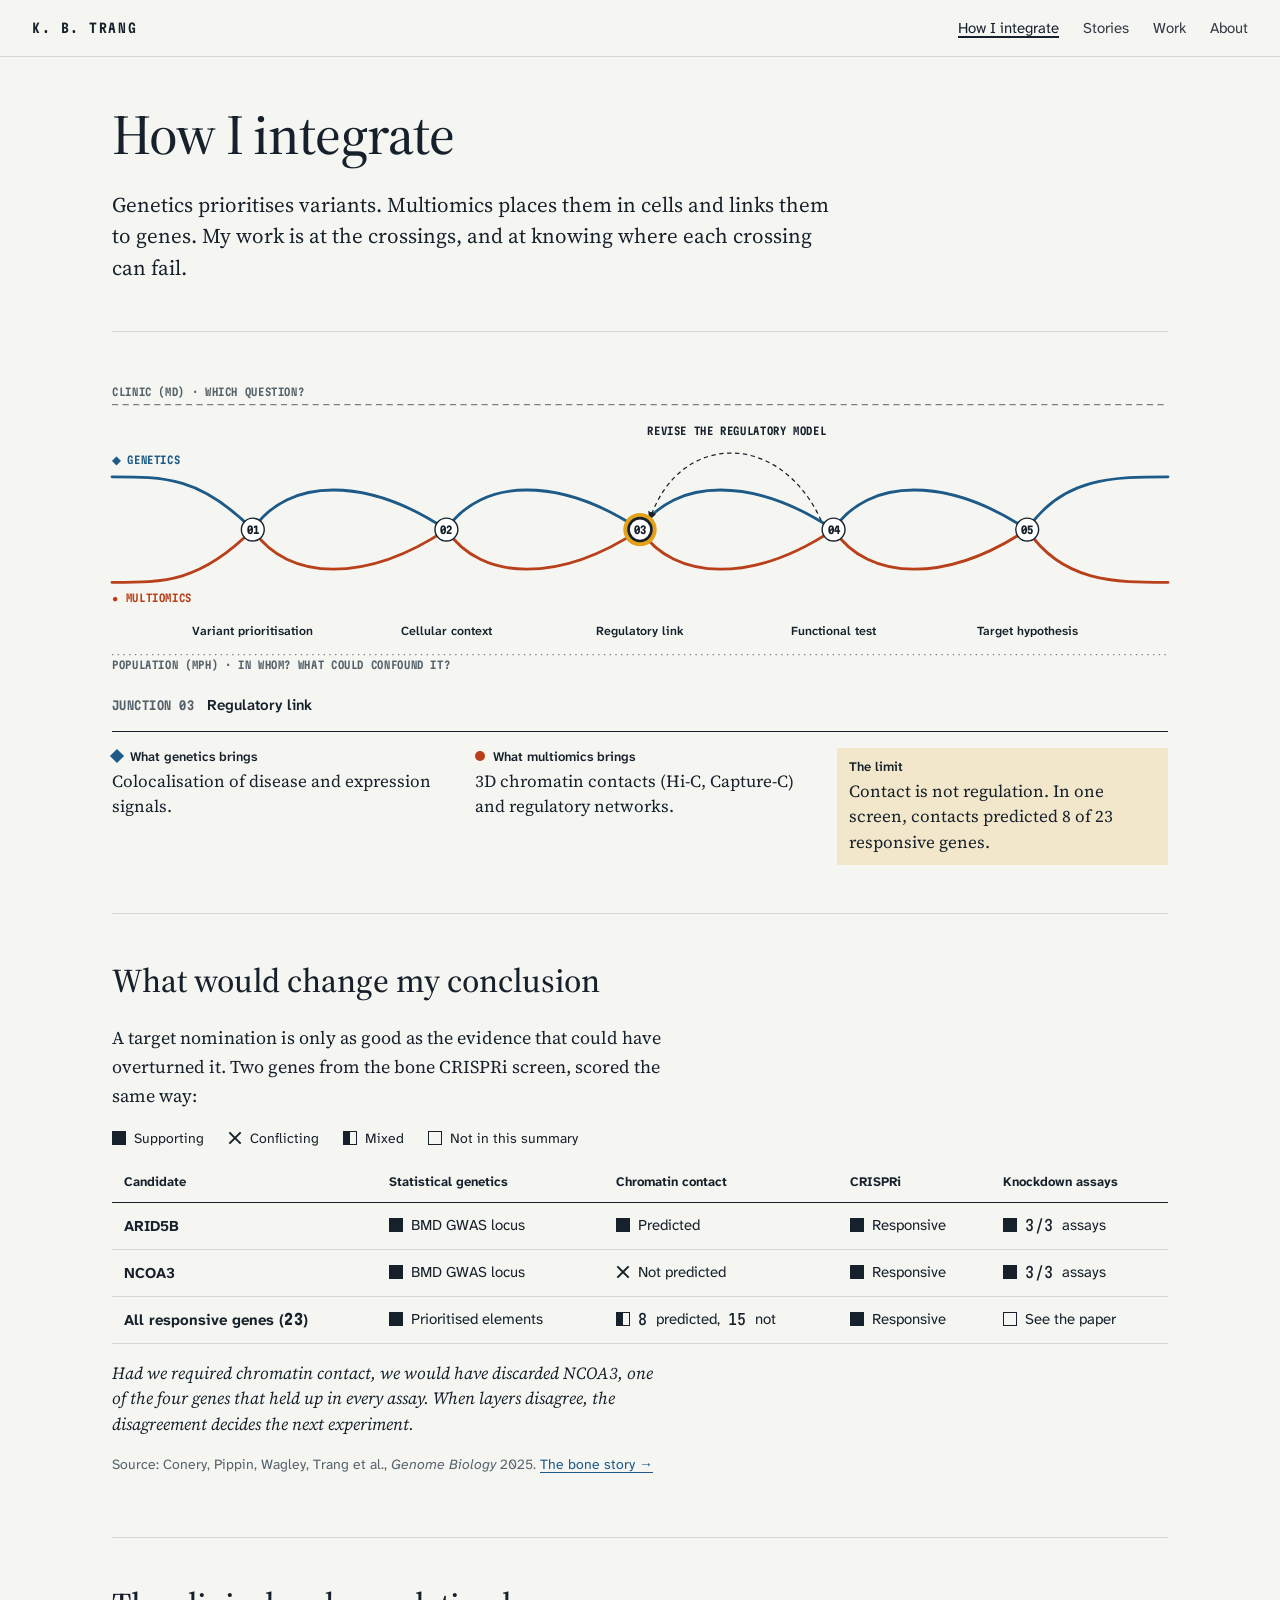
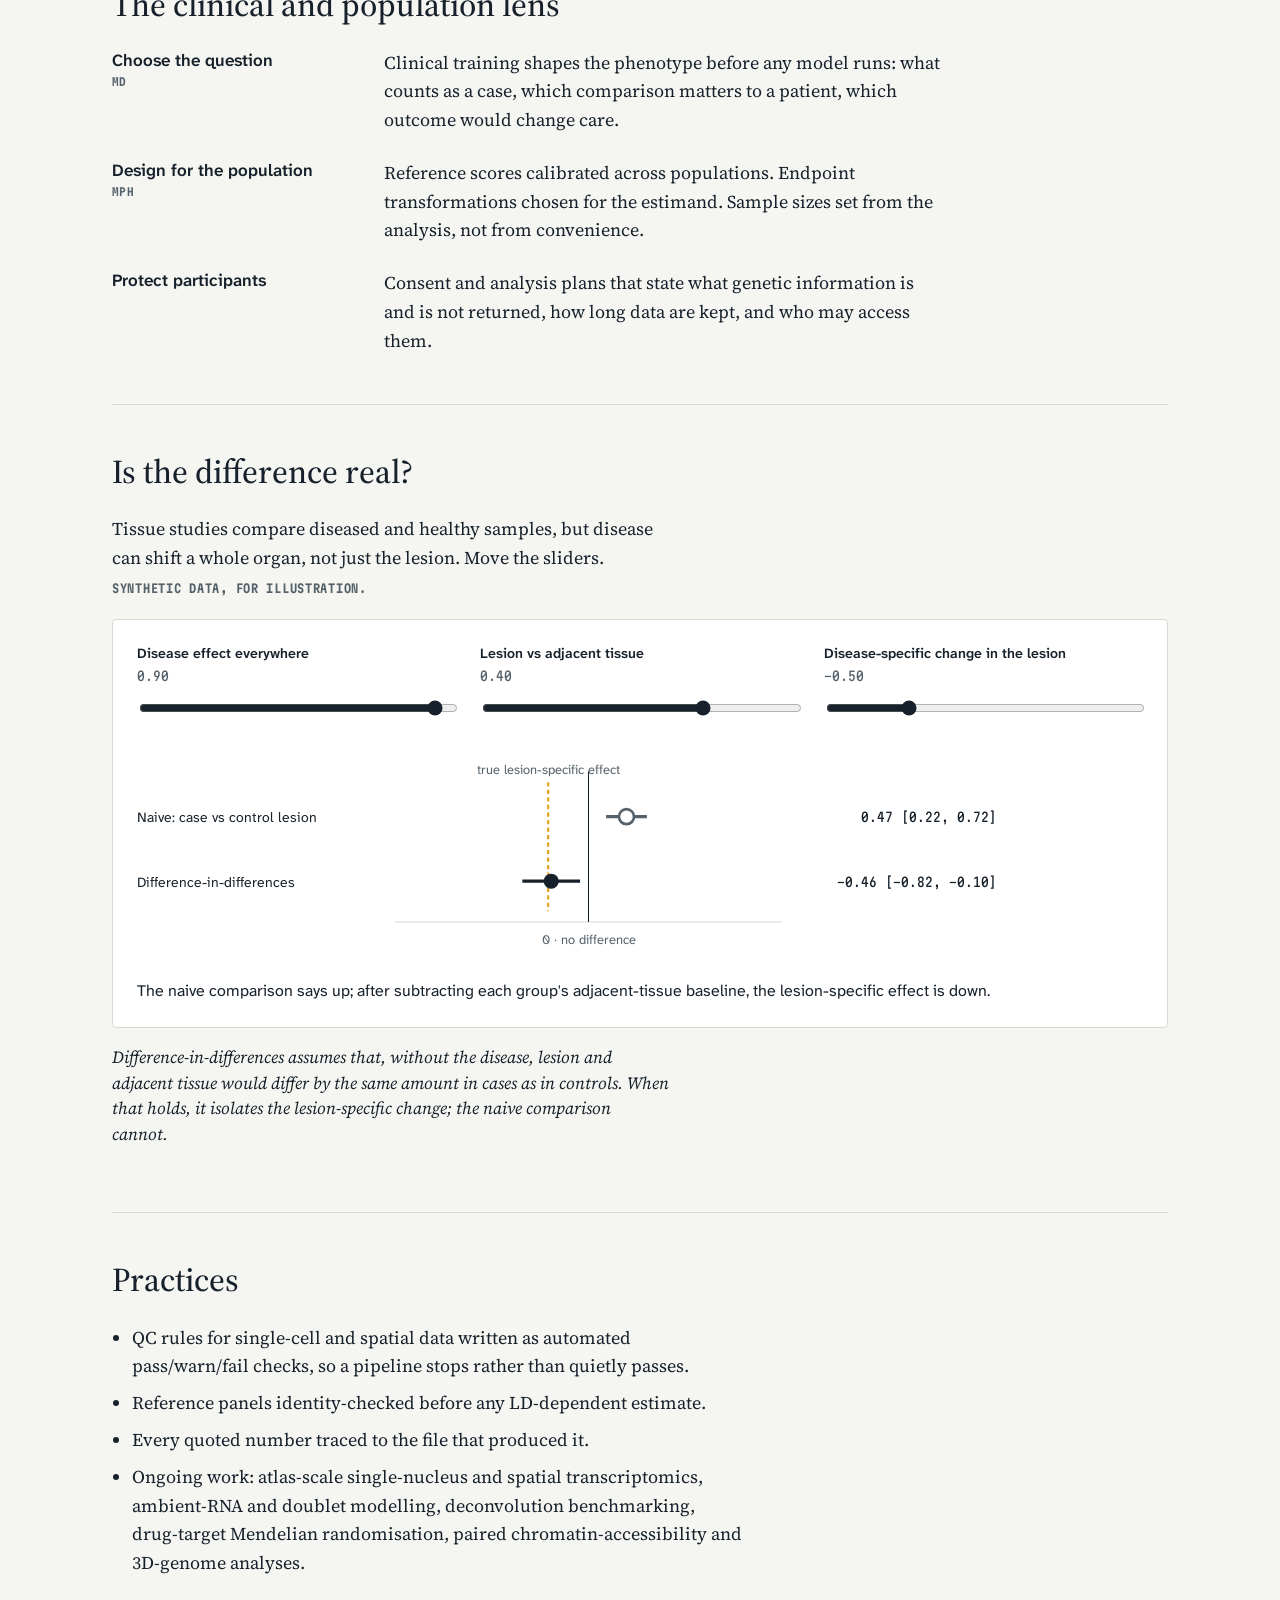
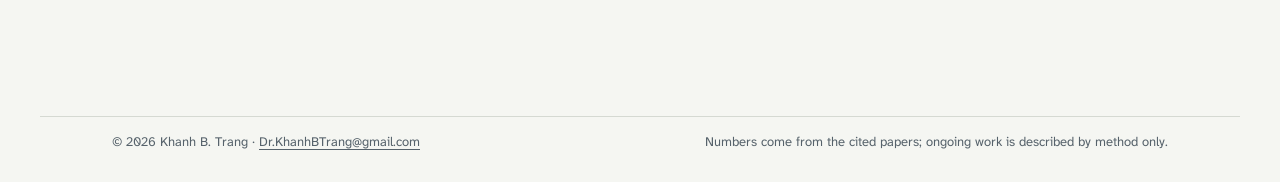
<file: how.html>
<!doctype html>
<html lang="en">
<head>
<meta charset="utf-8">
<meta name="viewport" content="width=device-width, initial-scale=1">
<title>How I integrate · Khanh B. Trang</title>
<meta name="description" content="Genetics prioritises variants; multiomics places them in cells and links them to genes. The work is at the crossings, and at knowing where each crossing can fail.">
<meta property="og:title" content="How I integrate · Khanh B. Trang">
<meta property="og:description" content="Genetics prioritises variants; multiomics places them in cells and links them to genes. The work is at the crossings, and at knowing where each crossing can fail.">
<meta property="og:image" content="img/og.jpg">
<link rel="stylesheet" href="css/fonts.css">
<link rel="stylesheet" href="css/site.css">
<script type="module" src="js/pages.js"></script>
</head>
<body class="page">
<a class="skip" href="#main">Skip to content</a>
<header class="mast mast-light">
  <a class="mast-name" href="./">K. B. TRANG</a>
  <nav aria-label="Site"><a href="how.html" aria-current="page">How I integrate</a><a href="stories/">Stories</a><a href="work.html">Work</a><a href="about.html">About</a></nav>
</header>
<main id="main" class="page-main">
<article class="wrap">
  <header class="p-head">
    <h1>How I integrate</h1>
    <p class="lede">Genetics prioritises variants. Multiomics places them in cells and links them to genes. My work is at the crossings, and at knowing where each crossing can fail.</p>
  </header>

  <section class="p-sec" aria-labelledby="h-stream">
    <h2 id="h-stream" class="sr-only">The evidence streamline</h2>
    <div class="streamline" data-open="3"></div>
  </section>

  <section class="p-sec" aria-labelledby="h-matrix">
    <h2 id="h-matrix">What would change my conclusion</h2>
    <p class="p-intro">A target nomination is only as good as the evidence that could have overturned it. Two genes from the bone CRISPRi screen, scored the same way:</p>
    <p class="legend"><span class="state"><i class="g sup"></i>Supporting</span><span class="state"><i class="g con"></i>Conflicting</span><span class="state"><i class="g inc"></i>Mixed</span><span class="state"><i class="g unt"></i>Not in this summary</span></p>
    <div class="tbl-wrap"><table class="matrix">
      <thead><tr><th scope="col">Candidate</th><th scope="col">Statistical genetics</th><th scope="col">Chromatin contact</th><th scope="col">CRISPRi</th><th scope="col">Knockdown assays</th></tr></thead>
      <tbody>
        <tr><th scope="row">ARID5B</th><td><span class="state"><i class="g sup"></i>BMD GWAS locus</span></td><td><span class="state"><i class="g sup"></i>Predicted</span></td><td><span class="state"><i class="g sup"></i>Responsive</span></td><td><span class="state"><i class="g sup"></i><span class="r-n">3/3</span> assays</span></td></tr>
        <tr><th scope="row">NCOA3</th><td><span class="state"><i class="g sup"></i>BMD GWAS locus</span></td><td><span class="state"><i class="g con"></i>Not predicted</span></td><td><span class="state"><i class="g sup"></i>Responsive</span></td><td><span class="state"><i class="g sup"></i><span class="r-n">3/3</span> assays</span></td></tr>
        <tr><th scope="row">All responsive genes (<span class="r-n">23</span>)</th><td><span class="state"><i class="g sup"></i>Prioritised elements</span></td><td><span class="state"><i class="g inc"></i><span class="r-n">8</span> predicted, <span class="r-n">15</span> not</span></td><td><span class="state"><i class="g sup"></i>Responsive</span></td><td><span class="state"><i class="g unt"></i>See the paper</span></td></tr>
      </tbody>
    </table></div>
    <p class="caption">Had we required chromatin contact, we would have discarded NCOA3, one of the four genes that held up in every assay. When layers disagree, the disagreement decides the next experiment.</p>
    <p class="src">Source: Conery, Pippin, Wagley, Trang et al., <i>Genome Biology</i> 2025. <a href="stories/bone.html">The bone story →</a></p>
  </section>

  <section class="p-sec" aria-labelledby="h-lens">
    <h2 id="h-lens">The clinical and population lens</h2>
    <dl class="rows">
      <dt>Choose the question <span class="r-n">MD</span></dt>
      <dd>Clinical training shapes the phenotype before any model runs: what counts as a case, which comparison matters to a patient, which outcome would change care.</dd>
      <dt>Design for the population <span class="r-n">MPH</span></dt>
      <dd>Reference scores calibrated across populations. Endpoint transformations chosen for the estimand. Sample sizes set from the analysis, not from convenience.</dd>
      <dt>Protect participants</dt>
      <dd>Consent and analysis plans that state what genetic information is and is not returned, how long data are kept, and who may access them.</dd>
    </dl>
  </section>

  <section class="p-sec" aria-labelledby="h-did">
    <h2 id="h-did">Is the difference real?</h2>
    <p class="p-intro">Tissue studies compare diseased and healthy samples, but disease can shift a whole organ, not just the lesion. Move the sliders. <span class="illus">Synthetic data, for illustration.</span></p>
    <div class="did" data-did></div>
    <p class="caption">Difference-in-differences assumes that, without the disease, lesion and adjacent tissue would differ by the same amount in cases as in controls. When that holds, it isolates the lesion-specific change; the naive comparison cannot.</p>
  </section>

  <section class="p-sec" aria-labelledby="h-prac">
    <h2 id="h-prac">Practices</h2>
    <ul class="plain">
      <li>QC rules for single-cell and spatial data written as automated pass/warn/fail checks, so a pipeline stops rather than quietly passes.</li>
      <li>Reference panels identity-checked before any LD-dependent estimate.</li>
      <li>Every quoted number traced to the file that produced it.</li>
      <li>Ongoing work: atlas-scale single-nucleus and spatial transcriptomics, ambient-RNA and doublet modelling, deconvolution benchmarking, drug-target Mendelian randomisation, paired chromatin-accessibility and 3D-genome analyses.</li>
    </ul>
  </section>
</article>
</main>
<footer class="foot"><div class="wrap">
  <span>© 2026 Khanh B. Trang · <a href="mailto:Dr.KhanhBTrang@gmail.com">Dr.KhanhBTrang@gmail.com</a></span>
  <span>Numbers come from the cited papers; ongoing work is described by method only.</span>
</div></footer>
<dialog class="lightbox" aria-label="Figure"><form method="dialog"><button class="lb-close" aria-label="Close figure">×</button></form><img alt=""><p class="lb-cap"></p></dialog>
</body>
</html>
</file>
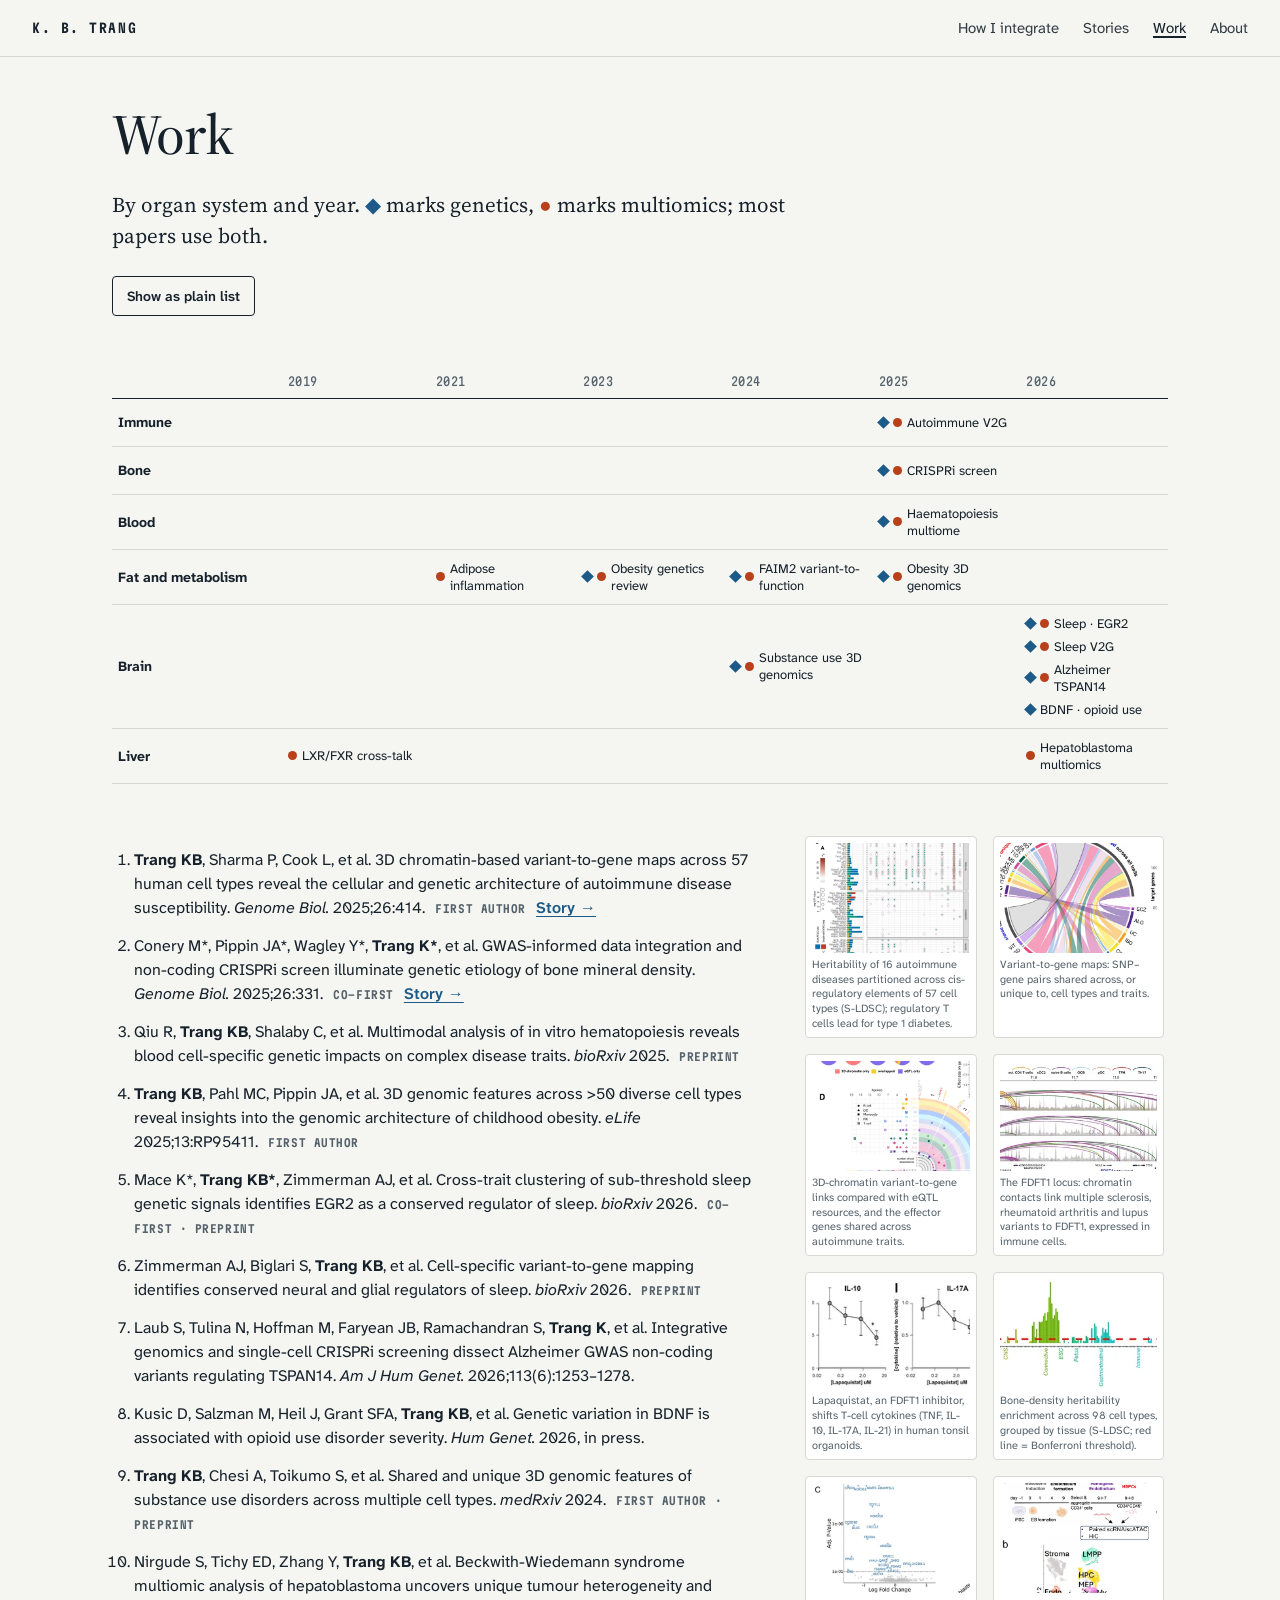
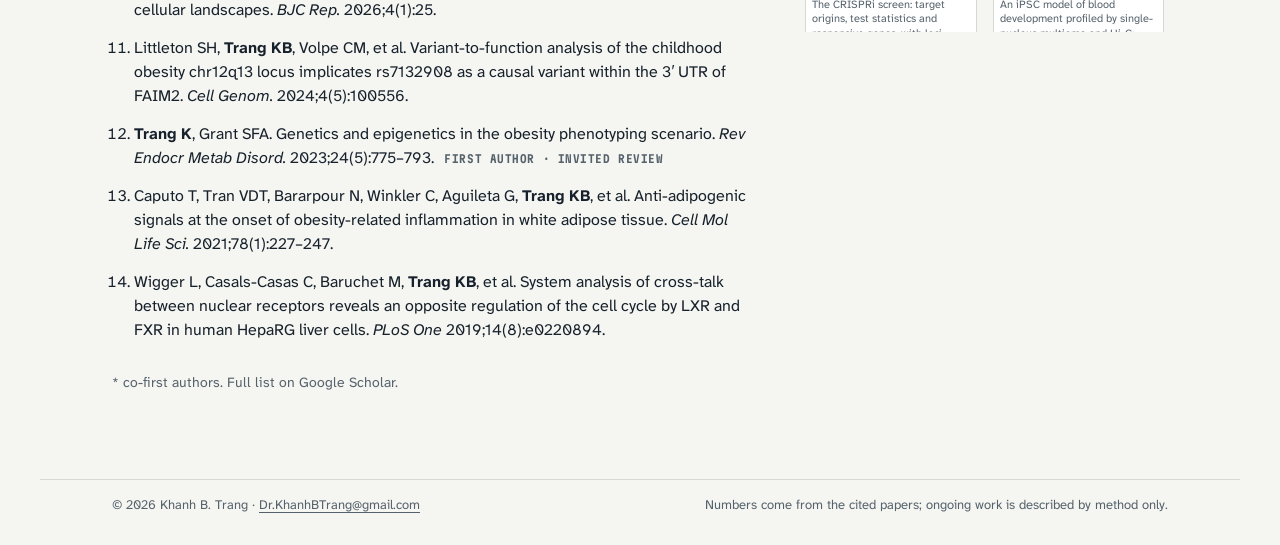
<file: work.html>
<!doctype html>
<html lang="en">
<head>
<meta charset="utf-8">
<meta name="viewport" content="width=device-width, initial-scale=1">
<title>Work · Khanh B. Trang</title>
<meta name="description" content="Papers by organ system and year, with the genetics and multiomics lanes each one used.">
<meta property="og:title" content="Work · Khanh B. Trang">
<meta property="og:description" content="Papers by organ system and year, with the genetics and multiomics lanes each one used.">
<meta property="og:image" content="img/og.jpg">
<link rel="stylesheet" href="css/fonts.css">
<link rel="stylesheet" href="css/site.css">
<script type="module" src="js/pages.js"></script>
</head>
<body class="page">
<a class="skip" href="#main">Skip to content</a>
<header class="mast mast-light">
  <a class="mast-name" href="./">K. B. TRANG</a>
  <nav aria-label="Site"><a href="how.html">How I integrate</a><a href="stories/">Stories</a><a href="work.html" aria-current="page">Work</a><a href="about.html">About</a></nav>
</header>
<main id="main" class="page-main">
<article class="wrap" data-work>
  <header class="p-head">
    <h1>Work</h1>
    <p class="lede">By organ system and year. <span class="s-g">◆</span> marks genetics, <span class="s-o">●</span> marks multiomics; most papers use both.</p>
    <button type="button" class="view-toggle" hidden>Show as plain list</button>
  </header>
  <div class="work-grid">
  <ol class="pubs">
    <li id="p-autoimmune" data-organ="Immune" data-year="2025" data-g="1" data-o="1" data-short="Autoimmune V2G"><span class="t"><b>Trang KB</b>, Sharma P, Cook L, et al. 3D chromatin-based variant-to-gene maps across 57 human cell types reveal the cellular and genetic architecture of autoimmune disease susceptibility.</span> <i>Genome Biol.</i> 2025;26:414. <span class="role">First author</span> <a href="stories/autoimmunity.html">Story →</a></li>
    <li id="p-bone" data-organ="Bone" data-year="2025" data-g="1" data-o="1" data-short="CRISPRi screen"><span class="t">Conery M*, Pippin JA*, Wagley Y*, <b>Trang K*</b>, et al. GWAS-informed data integration and non-coding CRISPRi screen illuminate genetic etiology of bone mineral density.</span> <i>Genome Biol.</i> 2025;26:331. <span class="role">Co-first</span> <a href="stories/bone.html">Story →</a></li>
    <li id="p-blood" data-organ="Blood" data-year="2025" data-g="1" data-o="1" data-short="Haematopoiesis multiome"><span class="t">Qiu R, <b>Trang KB</b>, Shalaby C, et al. Multimodal analysis of in vitro hematopoiesis reveals blood cell-specific genetic impacts on complex disease traits.</span> <i>bioRxiv</i> 2025. <span class="role">Preprint</span></li>
    <li id="p-obesity" data-organ="Fat and metabolism" data-year="2025" data-g="1" data-o="1" data-short="Obesity 3D genomics"><span class="t"><b>Trang KB</b>, Pahl MC, Pippin JA, et al. 3D genomic features across &gt;50 diverse cell types reveal insights into the genomic architecture of childhood obesity.</span> <i>eLife</i> 2025;13:RP95411. <span class="role">First author</span></li>
    <li id="p-sleep" data-organ="Brain" data-year="2026" data-g="1" data-o="1" data-short="Sleep · EGR2"><span class="t">Mace K*, <b>Trang KB*</b>, Zimmerman AJ, et al. Cross-trait clustering of sub-threshold sleep genetic signals identifies EGR2 as a conserved regulator of sleep.</span> <i>bioRxiv</i> 2026. <span class="role">Co-first · preprint</span></li>
    <li id="p-sleep2" data-organ="Brain" data-year="2026" data-g="1" data-o="1" data-short="Sleep V2G"><span class="t">Zimmerman AJ, Biglari S, <b>Trang KB</b>, et al. Cell-specific variant-to-gene mapping identifies conserved neural and glial regulators of sleep.</span> <i>bioRxiv</i> 2026. <span class="role">Preprint</span></li>
    <li id="p-tspan14" data-organ="Brain" data-year="2026" data-g="1" data-o="1" data-short="Alzheimer TSPAN14"><span class="t">Laub S, Tulina N, Hoffman M, Faryean JB, Ramachandran S, <b>Trang K</b>, et al. Integrative genomics and single-cell CRISPRi screening dissect Alzheimer GWAS non-coding variants regulating TSPAN14.</span> <i>Am J Hum Genet.</i> 2026;113(6):1253–1278.</li>
    <li id="p-bdnf" data-organ="Brain" data-year="2026" data-g="1" data-short="BDNF · opioid use"><span class="t">Kusic D, Salzman M, Heil J, Grant SFA, <b>Trang KB</b>, et al. Genetic variation in BDNF is associated with opioid use disorder severity.</span> <i>Hum Genet.</i> 2026, in press.</li>
    <li id="p-sud" data-organ="Brain" data-year="2024" data-g="1" data-o="1" data-short="Substance use 3D genomics"><span class="t"><b>Trang KB</b>, Chesi A, Toikumo S, et al. Shared and unique 3D genomic features of substance use disorders across multiple cell types.</span> <i>medRxiv</i> 2024. <span class="role">First author · preprint</span></li>
    <li id="p-hb" data-organ="Liver" data-year="2026" data-o="1" data-short="Hepatoblastoma multiomics"><span class="t">Nirgude S, Tichy ED, Zhang Y, <b>Trang KB</b>, et al. Beckwith-Wiedemann syndrome multiomic analysis of hepatoblastoma uncovers unique tumour heterogeneity and cellular landscapes.</span> <i>BJC Rep.</i> 2026;4(1):25.</li>
    <li id="p-faim2" data-organ="Fat and metabolism" data-year="2024" data-g="1" data-o="1" data-short="FAIM2 variant-to-function"><span class="t">Littleton SH, <b>Trang KB</b>, Volpe CM, et al. Variant-to-function analysis of the childhood obesity chr12q13 locus implicates rs7132908 as a causal variant within the 3′ UTR of FAIM2.</span> <i>Cell Genom.</i> 2024;4(5):100556.</li>
    <li id="p-review" data-organ="Fat and metabolism" data-year="2023" data-g="1" data-o="1" data-short="Obesity genetics review"><span class="t"><b>Trang K</b>, Grant SFA. Genetics and epigenetics in the obesity phenotyping scenario.</span> <i>Rev Endocr Metab Disord.</i> 2023;24(5):775–793. <span class="role">First author · invited review</span></li>
    <li id="p-adipose" data-organ="Fat and metabolism" data-year="2021" data-o="1" data-short="Adipose inflammation"><span class="t">Caputo T, Tran VDT, Bararpour N, Winkler C, Aguileta G, <b>Trang KB</b>, et al. Anti-adipogenic signals at the onset of obesity-related inflammation in white adipose tissue.</span> <i>Cell Mol Life Sci.</i> 2021;78(1):227–247.</li>
    <li id="p-lxr" data-organ="Liver" data-year="2019" data-o="1" data-short="LXR/FXR cross-talk"><span class="t">Wigger L, Casals-Casas C, Baruchet M, <b>Trang KB</b>, et al. System analysis of cross-talk between nuclear receptors reveals an opposite regulation of the cell cycle by LXR and FXR in human HepaRG liver cells.</span> <i>PLoS One</i> 2019;14(8):e0220894.</li>
  </ol>
  <aside class="work-figs" aria-label="Figures from these papers"><a class="fig-link wfig" data-paper="p-autoimmune" href="img/figures/auto-1.webp" data-caption="Heritability of 16 autoimmune diseases partitioned across cis-regulatory elements of 57 cell types (S-LDSC); regulatory T cells lead for type 1 diabetes. (Genome Biology 2025)"><img src="img/figures/auto-1-t.webp" width="480" height="374" alt="Heritability of 16 autoimmune diseases partitioned across cis-regulatory elements of 57 cell types (S-LDSC); regulatory T cells lead for type 1 diabetes." loading="lazy" decoding="async"><span>Heritability of 16 autoimmune diseases partitioned across cis-regulatory elements of 57 cell types (S-LDSC); regulatory T cells lead for type 1 diabetes.</span></a><a class="fig-link wfig" data-paper="p-autoimmune" href="img/figures/auto-2.webp" data-caption="Variant-to-gene maps: SNP–gene pairs shared across, or unique to, cell types and traits. (Genome Biology 2025)"><img src="img/figures/auto-2-t.webp" width="480" height="471" alt="Variant-to-gene maps: SNP–gene pairs shared across, or unique to, cell types and traits." loading="lazy" decoding="async"><span>Variant-to-gene maps: SNP–gene pairs shared across, or unique to, cell types and traits.</span></a><a class="fig-link wfig" data-paper="p-autoimmune" href="img/figures/auto-3.webp" data-caption="3D-chromatin variant-to-gene links compared with eQTL resources, and the effector genes shared across autoimmune traits. (Genome Biology 2025)"><img src="img/figures/auto-3-t.webp" width="480" height="639" alt="3D-chromatin variant-to-gene links compared with eQTL resources, and the effector genes shared across autoimmune traits." loading="lazy" decoding="async"><span>3D-chromatin variant-to-gene links compared with eQTL resources, and the effector genes shared across autoimmune traits.</span></a><a class="fig-link wfig" data-paper="p-autoimmune" href="img/figures/auto-4.webp" data-caption="The FDFT1 locus: chromatin contacts link multiple sclerosis, rheumatoid arthritis and lupus variants to FDFT1, expressed in immune cells. (Genome Biology 2025)"><img src="img/figures/auto-4-t.webp" width="480" height="195" alt="The FDFT1 locus: chromatin contacts link multiple sclerosis, rheumatoid arthritis and lupus variants to FDFT1, expressed in immune cells." loading="lazy" decoding="async"><span>The FDFT1 locus: chromatin contacts link multiple sclerosis, rheumatoid arthritis and lupus variants to FDFT1, expressed in immune cells.</span></a><a class="fig-link wfig" data-paper="p-autoimmune" href="img/figures/auto-5.webp" data-caption="Lapaquistat, an FDFT1 inhibitor, shifts T-cell cytokines (TNF, IL-10, IL-17A, IL-21) in human tonsil organoids. (Genome Biology 2025)"><img src="img/figures/auto-5-t.webp" width="480" height="139" alt="Lapaquistat, an FDFT1 inhibitor, shifts T-cell cytokines (TNF, IL-10, IL-17A, IL-21) in human tonsil organoids." loading="lazy" decoding="async"><span>Lapaquistat, an FDFT1 inhibitor, shifts T-cell cytokines (TNF, IL-10, IL-17A, IL-21) in human tonsil organoids.</span></a><a class="fig-link wfig" data-paper="p-bone" href="img/figures/bone-1.webp" data-caption="Bone-density heritability enrichment across 98 cell types, grouped by tissue (S-LDSC; red line = Bonferroni threshold). (Genome Biology 2025)"><img src="img/figures/bone-1-t.webp" width="480" height="173" alt="Bone-density heritability enrichment across 98 cell types, grouped by tissue (S-LDSC; red line = Bonferroni threshold)." loading="lazy" decoding="async"><span>Bone-density heritability enrichment across 98 cell types, grouped by tissue (S-LDSC; red line = Bonferroni threshold).</span></a><a class="fig-link wfig" data-paper="p-bone" href="img/figures/bone-2.webp" data-caption="The CRISPRi screen: target origins, test statistics and responsive genes, with loci where silencing changed ARID5B and NCOA3. (Genome Biology 2025)"><img src="img/figures/bone-2-t.webp" width="480" height="329" alt="The CRISPRi screen: target origins, test statistics and responsive genes, with loci where silencing changed ARID5B and NCOA3." loading="lazy" decoding="async"><span>The CRISPRi screen: target origins, test statistics and responsive genes, with loci where silencing changed ARID5B and NCOA3.</span></a><a class="fig-link wfig" data-paper="p-blood" href="img/figures/blood-1.webp" data-caption="An iPSC model of blood development profiled by single-nucleus multiome and Hi-C: stroma, endothelium, haemogenic endothelium and progenitors. (bioRxiv 2025)"><img src="img/figures/blood-1-t.webp" width="480" height="542" alt="An iPSC model of blood development profiled by single-nucleus multiome and Hi-C: stroma, endothelium, haemogenic endothelium and progenitors." loading="lazy" decoding="async"><span>An iPSC model of blood development profiled by single-nucleus multiome and Hi-C: stroma, endothelium, haemogenic endothelium and progenitors.</span></a><a class="fig-link wfig" data-paper="p-blood" href="img/figures/blood-2.webp" data-caption="Chromatin compartments and loops that change along the endothelial-to-haematopoietic transition. (bioRxiv 2025)"><img src="img/figures/blood-2-t.webp" width="480" height="172" alt="Chromatin compartments and loops that change along the endothelial-to-haematopoietic transition." loading="lazy" decoding="async"><span>Chromatin compartments and loops that change along the endothelial-to-haematopoietic transition.</span></a><a class="fig-link wfig" data-paper="p-blood" href="img/figures/blood-5.webp" data-caption="Blood-trait loci resolved in developing blood cells: PLEKHA7 (platelet count) and ATP2B1 (blood pressure). (bioRxiv 2025)"><img src="img/figures/blood-5-t.webp" width="480" height="173" alt="Blood-trait loci resolved in developing blood cells: PLEKHA7 (platelet count) and ATP2B1 (blood pressure)." loading="lazy" decoding="async"><span>Blood-trait loci resolved in developing blood cells: PLEKHA7 (platelet count) and ATP2B1 (blood pressure).</span></a><a class="fig-link wfig" data-paper="p-obesity" href="img/figures/obesity-5.webp" data-caption="Putative childhood-obesity effector genes across cell types, including the ADCY3 locus. (eLife 2025)"><img src="img/figures/obesity-5-t.webp" width="480" height="255" alt="Putative childhood-obesity effector genes across cell types, including the ADCY3 locus." loading="lazy" decoding="async"><span>Putative childhood-obesity effector genes across cell types, including the ADCY3 locus.</span></a><a class="fig-link wfig" data-paper="p-sleep" href="img/figures/sleep-1.webp" data-caption="Bayesian NMF groups sub-threshold sleep variants into four genetic profiles; chromatin data point one profile to EGR2. (bioRxiv 2026)"><img src="img/figures/sleep-1-t.webp" width="480" height="503" alt="Bayesian NMF groups sub-threshold sleep variants into four genetic profiles; chromatin data point one profile to EGR2." loading="lazy" decoding="async"><span>Bayesian NMF groups sub-threshold sleep variants into four genetic profiles; chromatin data point one profile to EGR2.</span></a><a class="fig-link wfig" data-paper="p-sleep" href="img/figures/sleep-2.webp" data-caption="Neuronal and glial RNAi screens in flies test the candidate sleep genes. (bioRxiv 2026)"><img src="img/figures/sleep-2-t.webp" width="480" height="203" alt="Neuronal and glial RNAi screens in flies test the candidate sleep genes." loading="lazy" decoding="async"><span>Neuronal and glial RNAi screens in flies test the candidate sleep genes.</span></a><a class="fig-link wfig" data-paper="p-bdnf" href="img/figures/bdnf-2.webp" data-caption="The BDNF locus: variants associated with opioid-use-disorder severity and the regulatory elements they contact. (Human Genetics 2026)"><img src="img/figures/bdnf-2-t.webp" width="480" height="291" alt="The BDNF locus: variants associated with opioid-use-disorder severity and the regulatory elements they contact." loading="lazy" decoding="async"><span>The BDNF locus: variants associated with opioid-use-disorder severity and the regulatory elements they contact.</span></a><a class="fig-link wfig" data-paper="p-hb" href="img/figures/hb-1.webp" data-caption="A single-nucleus atlas of hepatoblastoma and adjacent liver: cell types and their composition across samples. (BJC Reports 2026)"><img src="img/figures/hb-1-t.webp" width="480" height="271" alt="A single-nucleus atlas of hepatoblastoma and adjacent liver: cell types and their composition across samples." loading="lazy" decoding="async"><span>A single-nucleus atlas of hepatoblastoma and adjacent liver: cell types and their composition across samples.</span></a></aside>
  </div>
  <p class="src">* co-first authors. Full list on Google Scholar.</p>
</article>
</main>
<footer class="foot"><div class="wrap">
  <span>© 2026 Khanh B. Trang · <a href="mailto:Dr.KhanhBTrang@gmail.com">Dr.KhanhBTrang@gmail.com</a></span>
  <span>Numbers come from the cited papers; ongoing work is described by method only.</span>
</div></footer>
<dialog class="lightbox" aria-label="Figure"><form method="dialog"><button class="lb-close" aria-label="Close figure">×</button></form><img alt=""><p class="lb-cap"></p></dialog>
</body>
</html>
</file>
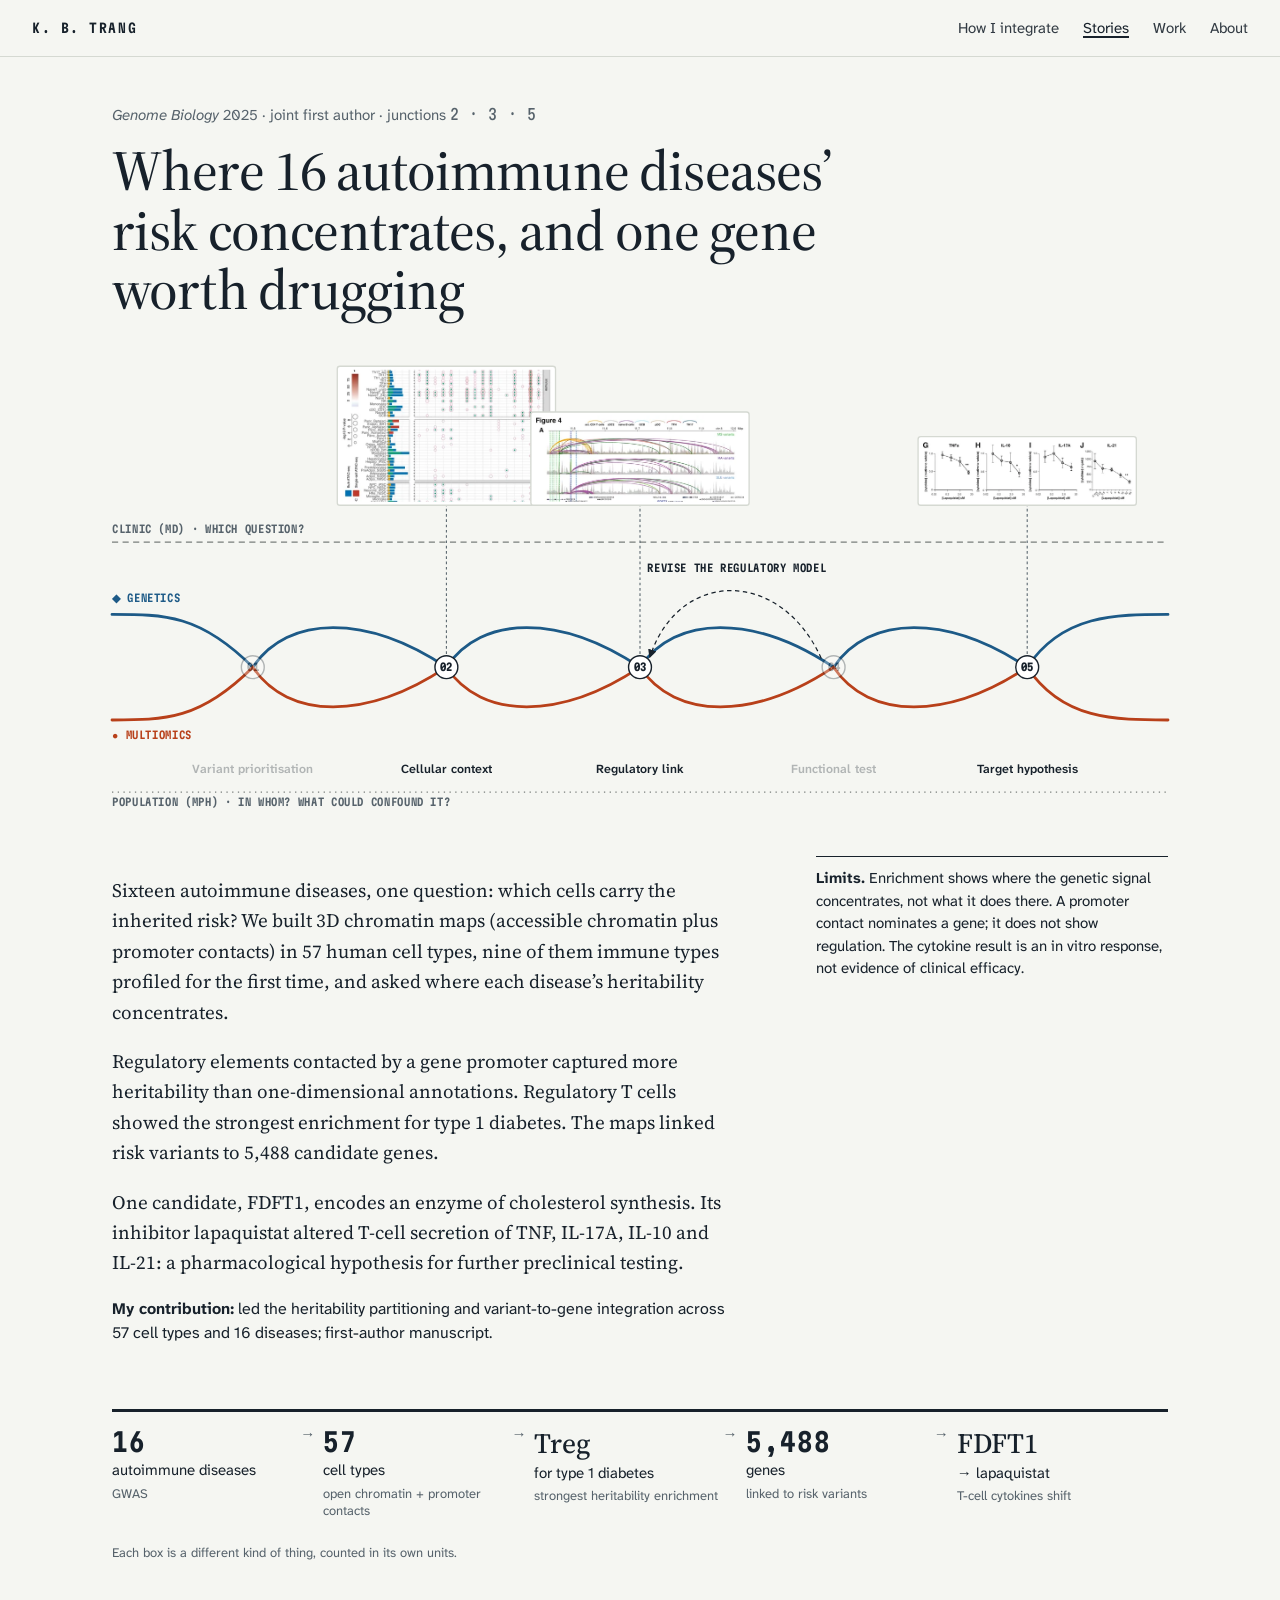
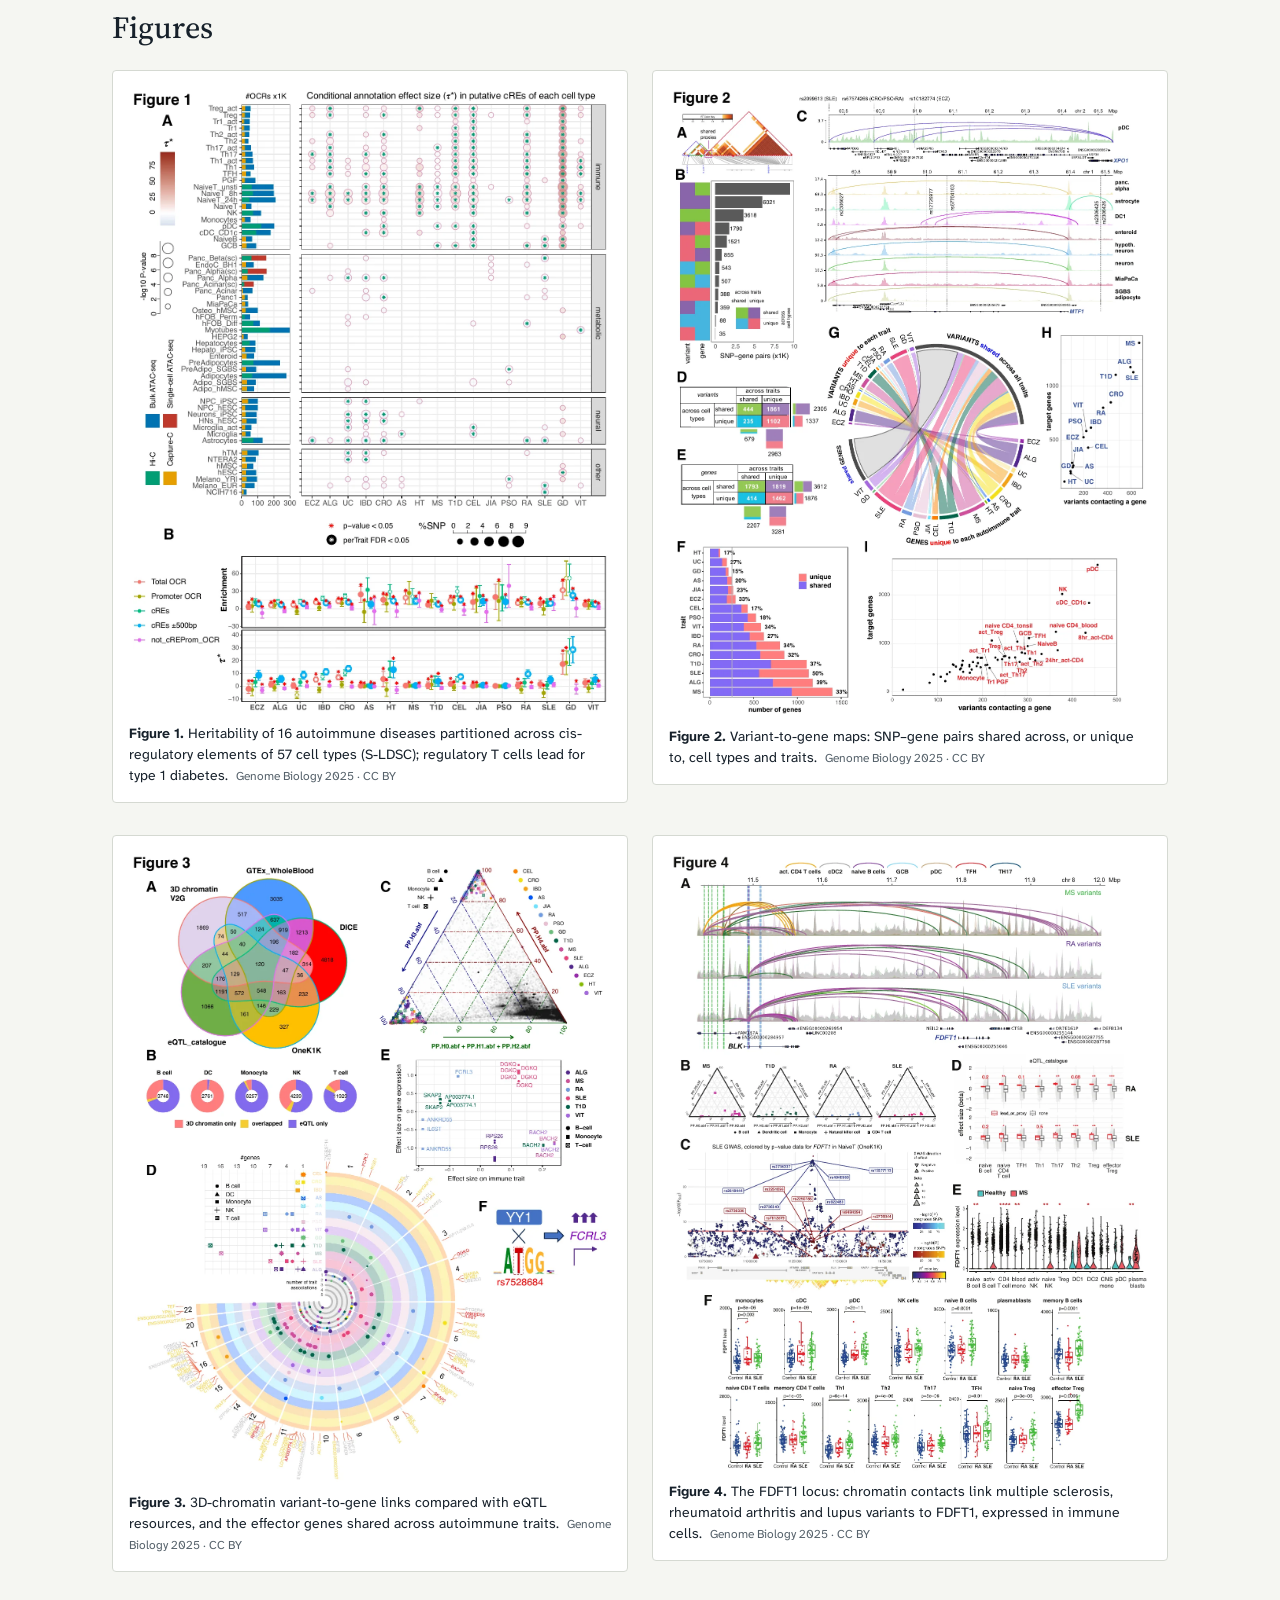
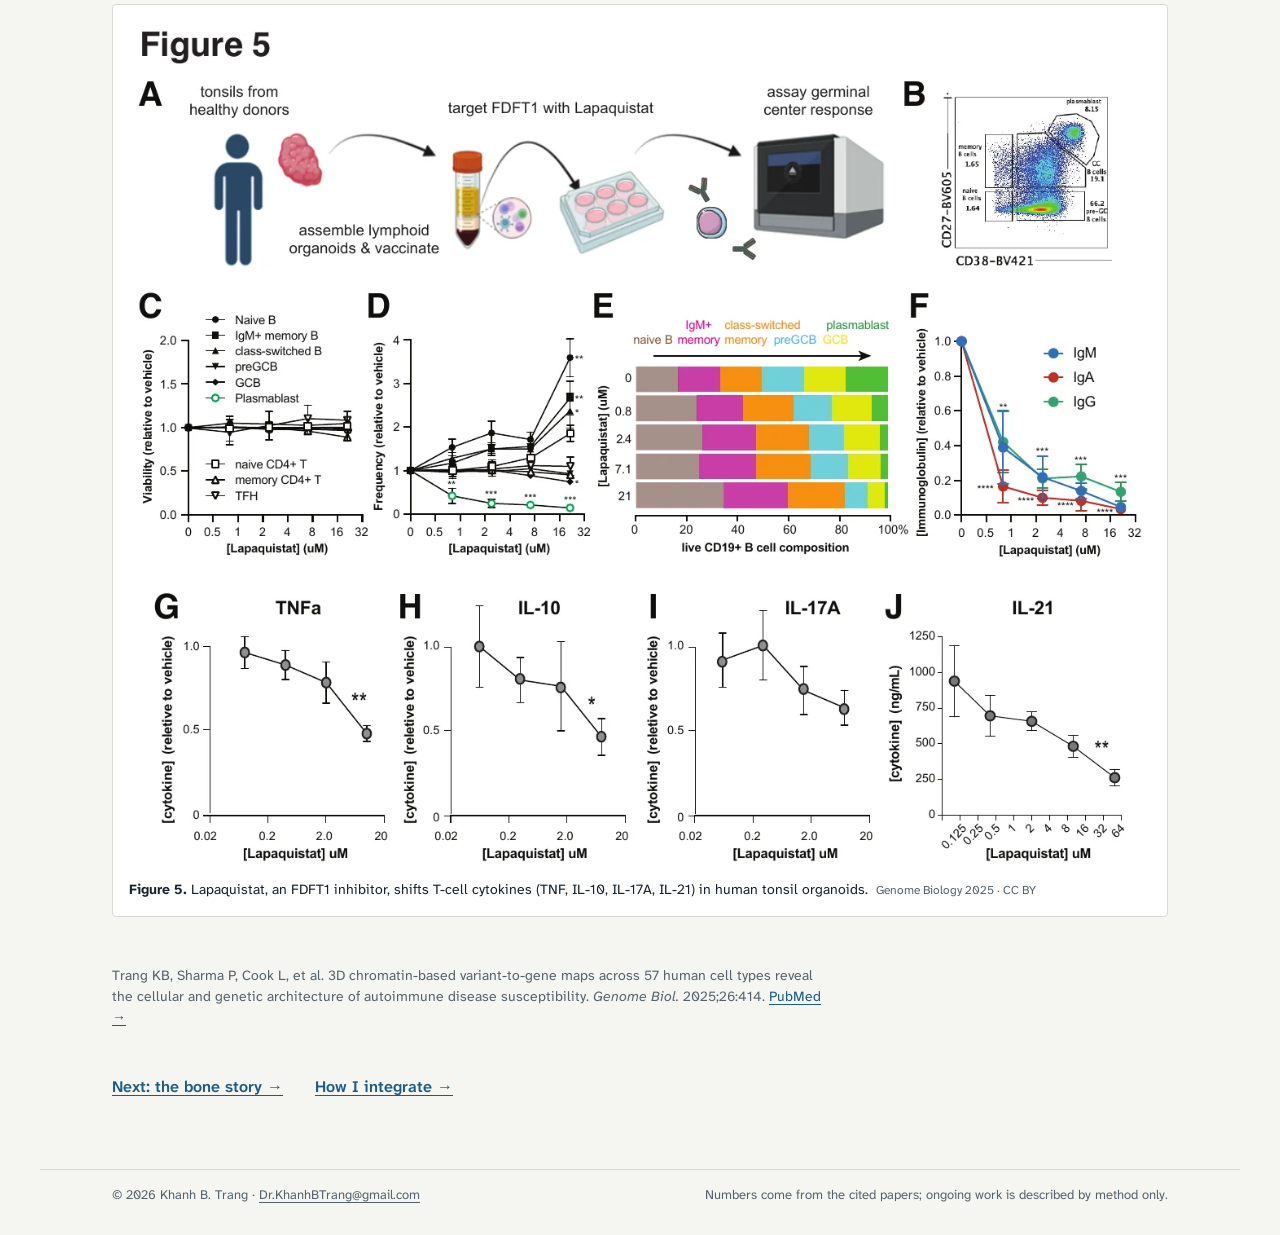
<file: stories/autoimmunity.html>
<!doctype html>
<html lang="en">
<head>
<meta charset="utf-8">
<meta name="viewport" content="width=device-width, initial-scale=1">
<title>Autoimmunity: 57 cell types × 16 diseases · Khanh B. Trang</title>
<meta name="description" content="3D chromatin maps in 57 human cell types show where the heritability of 16 autoimmune diseases concentrates, link risk variants to 5,488 genes, and nominate FDFT1.">
<meta property="og:title" content="Autoimmunity: 57 cell types × 16 diseases · Khanh B. Trang">
<meta property="og:description" content="3D chromatin maps in 57 human cell types show where the heritability of 16 autoimmune diseases concentrates, link risk variants to 5,488 genes, and nominate FDFT1.">
<meta property="og:image" content="../img/og.jpg">
<link rel="stylesheet" href="../css/fonts.css">
<link rel="stylesheet" href="../css/site.css">
<script type="module" src="../js/pages.js"></script>
</head>
<body class="page">
<a class="skip" href="#main">Skip to content</a>
<header class="mast mast-light">
  <a class="mast-name" href=".././">K. B. TRANG</a>
  <nav aria-label="Site"><a href="../how.html">How I integrate</a><a href="../stories/" aria-current="page">Stories</a><a href="../work.html">Work</a><a href="../about.html">About</a></nav>
</header>
<main id="main" class="page-main">
<article class="wrap story">
  <header class="p-head">
    <p class="p-meta"><i>Genome Biology</i> 2025 · joint first author · junctions <span class="r-n">2 · 3 · 5</span></p>
    <h1>Where 16 autoimmune diseases’ risk concentrates, and one gene worth drugging</h1>
  </header>
  <div class="streamline" data-static data-lit="2,3,5" data-thumbs="[{&quot;j&quot;:2,&quot;src&quot;:&quot;../img/figures/auto-1-t.webp&quot;,&quot;full&quot;:&quot;../img/figures/auto-1.webp&quot;,&quot;alt&quot;:&quot;Heritability of 16 autoimmune diseases partitioned across cis-regulatory elements of 57 cell types (S-LDSC); regulatory T cells lead for type 1 diabetes.&quot;,&quot;w&quot;:480,&quot;h&quot;:374},{&quot;j&quot;:3,&quot;src&quot;:&quot;../img/figures/auto-4-t.webp&quot;,&quot;full&quot;:&quot;../img/figures/auto-4.webp&quot;,&quot;alt&quot;:&quot;The FDFT1 locus: chromatin contacts link multiple sclerosis, rheumatoid arthritis and lupus variants to FDFT1, expressed in immune cells.&quot;,&quot;w&quot;:480,&quot;h&quot;:195},{&quot;j&quot;:5,&quot;src&quot;:&quot;../img/figures/auto-5-t.webp&quot;,&quot;full&quot;:&quot;../img/figures/auto-5.webp&quot;,&quot;alt&quot;:&quot;Lapaquistat, an FDFT1 inhibitor, shifts T-cell cytokines (TNF, IL-10, IL-17A, IL-21) in human tonsil organoids.&quot;,&quot;w&quot;:480,&quot;h&quot;:139}]"></div>

  <div class="story-grid">
    <div class="story-body">
      <p>Sixteen autoimmune diseases, one question: which cells carry the inherited risk? We built 3D chromatin maps (accessible chromatin plus promoter contacts) in 57 human cell types, nine of them immune types profiled for the first time, and asked where each disease’s heritability concentrates.</p>
      <p>Regulatory elements contacted by a gene promoter captured more heritability than one-dimensional annotations. Regulatory T cells showed the strongest enrichment for type 1 diabetes. The maps linked risk variants to 5,488 candidate genes.</p>
      <p>One candidate, FDFT1, encodes an enzyme of cholesterol synthesis. Its inhibitor lapaquistat altered T-cell secretion of TNF, IL-17A, IL-10 and IL-21: a pharmacological hypothesis for further preclinical testing.</p>
      <p class="contrib" data-confirm="contribution"><b>My contribution:</b> led the heritability partitioning and variant-to-gene integration across 57 cell types and 16 diseases; first-author manuscript.</p>
    </div>
    <aside class="note"><b>Limits.</b> Enrichment shows where the genetic signal concentrates, not what it does there. A promoter contact nominates a gene; it does not show regulation. The cytokine result is an in vitro response, not evidence of clinical efficacy.</aside>
  </div>

  <figure class="chain" aria-label="From diseases to a drug hypothesis">
    <ol>
      <li><b class="r-n">16</b> autoimmune diseases<span>GWAS</span></li>
      <li><b class="r-n">57</b> cell types<span>open chromatin + promoter contacts</span></li>
      <li><b>Treg</b> for type 1 diabetes<span>strongest heritability enrichment</span></li>
      <li><b class="r-n">5,488</b> genes<span>linked to risk variants</span></li>
      <li><b>FDFT1</b> → lapaquistat<span>T-cell cytokines shift</span></li>
    </ol>
    <figcaption>Each box is a different kind of thing, counted in its own units.</figcaption>
  </figure>
  <h2 class="fig-h">Figures</h2>
  <section class="fig-grid" aria-label="Figures"><figure class="fig"><a class="fig-link" href="../img/figures/auto-1.webp" data-caption="Figure 1. Heritability of 16 autoimmune diseases partitioned across cis-regulatory elements of 57 cell types (S-LDSC); regulatory T cells lead for type 1 diabetes."><img src="../img/figures/auto-1.webp" width="1194" height="1556" alt="Heritability of 16 autoimmune diseases partitioned across cis-regulatory elements of 57 cell types (S-LDSC); regulatory T cells lead for type 1 diabetes." loading="lazy" decoding="async"></a><figcaption><b>Figure 1.</b> Heritability of 16 autoimmune diseases partitioned across cis-regulatory elements of 57 cell types (S-LDSC); regulatory T cells lead for type 1 diabetes. <span class="fig-src">Genome Biology 2025 · CC BY</span></figcaption></figure><figure class="fig"><a class="fig-link" href="../img/figures/auto-2.webp" data-caption="Figure 2. Variant-to-gene maps: SNP–gene pairs shared across, or unique to, cell types and traits."><img src="../img/figures/auto-2.webp" width="1225" height="1606" alt="Variant-to-gene maps: SNP–gene pairs shared across, or unique to, cell types and traits." loading="lazy" decoding="async"></a><figcaption><b>Figure 2.</b> Variant-to-gene maps: SNP–gene pairs shared across, or unique to, cell types and traits. <span class="fig-src">Genome Biology 2025 · CC BY</span></figcaption></figure><figure class="fig"><a class="fig-link" href="../img/figures/auto-3.webp" data-caption="Figure 3. 3D-chromatin variant-to-gene links compared with eQTL resources, and the effector genes shared across autoimmune traits."><img src="../img/figures/auto-3.webp" width="1224" height="1607" alt="3D-chromatin variant-to-gene links compared with eQTL resources, and the effector genes shared across autoimmune traits." loading="lazy" decoding="async"></a><figcaption><b>Figure 3.</b> 3D-chromatin variant-to-gene links compared with eQTL resources, and the effector genes shared across autoimmune traits. <span class="fig-src">Genome Biology 2025 · CC BY</span></figcaption></figure><figure class="fig"><a class="fig-link" href="../img/figures/auto-4.webp" data-caption="Figure 4. The FDFT1 locus: chromatin contacts link multiple sclerosis, rheumatoid arthritis and lupus variants to FDFT1, expressed in immune cells."><img src="../img/figures/auto-4.webp" width="1255" height="1618" alt="The FDFT1 locus: chromatin contacts link multiple sclerosis, rheumatoid arthritis and lupus variants to FDFT1, expressed in immune cells." loading="lazy" decoding="async"></a><figcaption><b>Figure 4.</b> The FDFT1 locus: chromatin contacts link multiple sclerosis, rheumatoid arthritis and lupus variants to FDFT1, expressed in immune cells. <span class="fig-src">Genome Biology 2025 · CC BY</span></figcaption></figure><figure class="fig is-wide"><a class="fig-link" href="../img/figures/auto-5.webp" data-caption="Figure 5. Lapaquistat, an FDFT1 inhibitor, shifts T-cell cytokines (TNF, IL-10, IL-17A, IL-21) in human tonsil organoids."><img src="../img/figures/auto-5.webp" width="1255" height="1043" alt="Lapaquistat, an FDFT1 inhibitor, shifts T-cell cytokines (TNF, IL-10, IL-17A, IL-21) in human tonsil organoids." loading="lazy" decoding="async"></a><figcaption><b>Figure 5.</b> Lapaquistat, an FDFT1 inhibitor, shifts T-cell cytokines (TNF, IL-10, IL-17A, IL-21) in human tonsil organoids. <span class="fig-src">Genome Biology 2025 · CC BY</span></figcaption></figure></section>
  <p class="src">Trang KB, Sharma P, Cook L, et al. 3D chromatin-based variant-to-gene maps across 57 human cell types reveal the cellular and genetic architecture of autoimmune disease susceptibility. <i>Genome Biol.</i> 2025;26:414. <a href="https://pubmed.ncbi.nlm.nih.gov/?term=3D+chromatin-based+variant-to-gene+maps+across+57+human+cell+types">PubMed →</a></p>
  <p class="b-links"><a href="bone.html">Next: the bone story →</a><a href="../how.html">How I integrate →</a></p>
</article>
</main>
<footer class="foot"><div class="wrap">
  <span>© 2026 Khanh B. Trang · <a href="mailto:Dr.KhanhBTrang@gmail.com">Dr.KhanhBTrang@gmail.com</a></span>
  <span>Numbers come from the cited papers; ongoing work is described by method only.</span>
</div></footer>
<dialog class="lightbox" aria-label="Figure"><form method="dialog"><button class="lb-close" aria-label="Close figure">×</button></form><img alt=""><p class="lb-cap"></p></dialog>
</body>
</html>
</file>
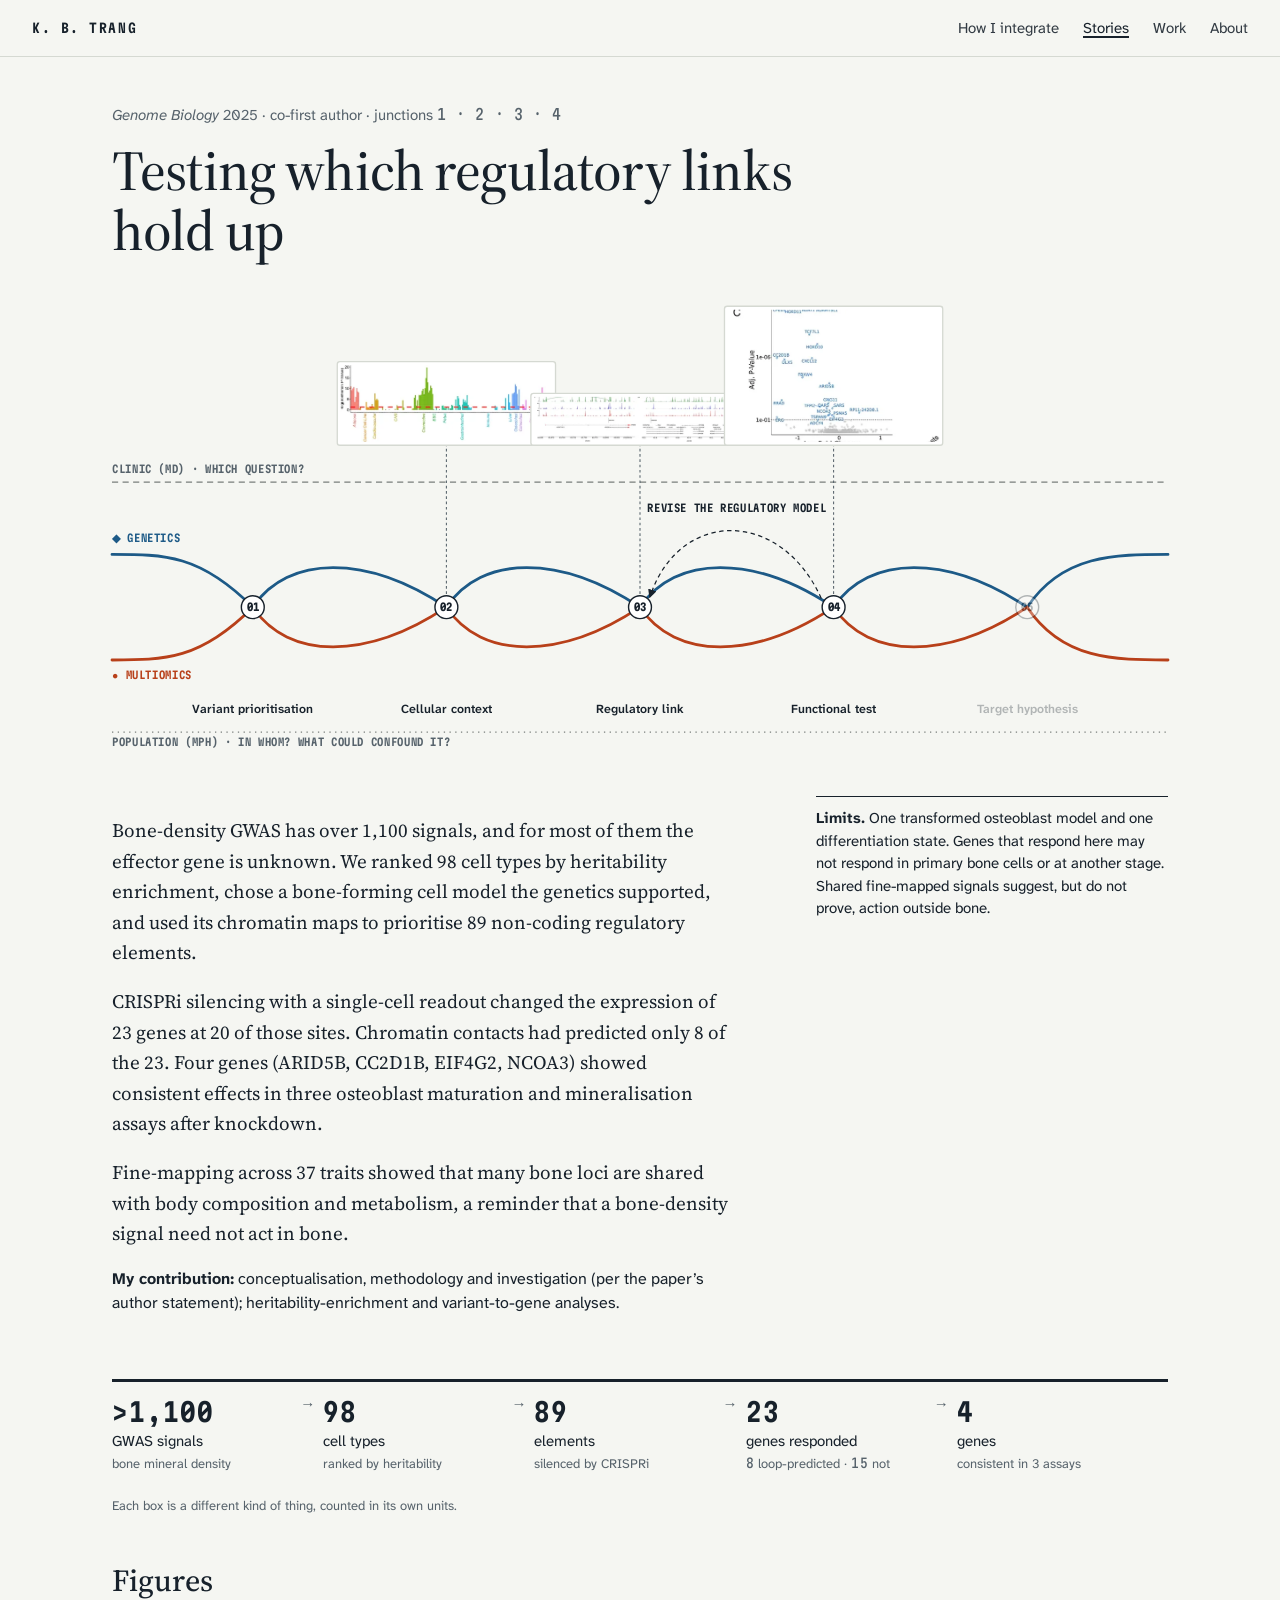
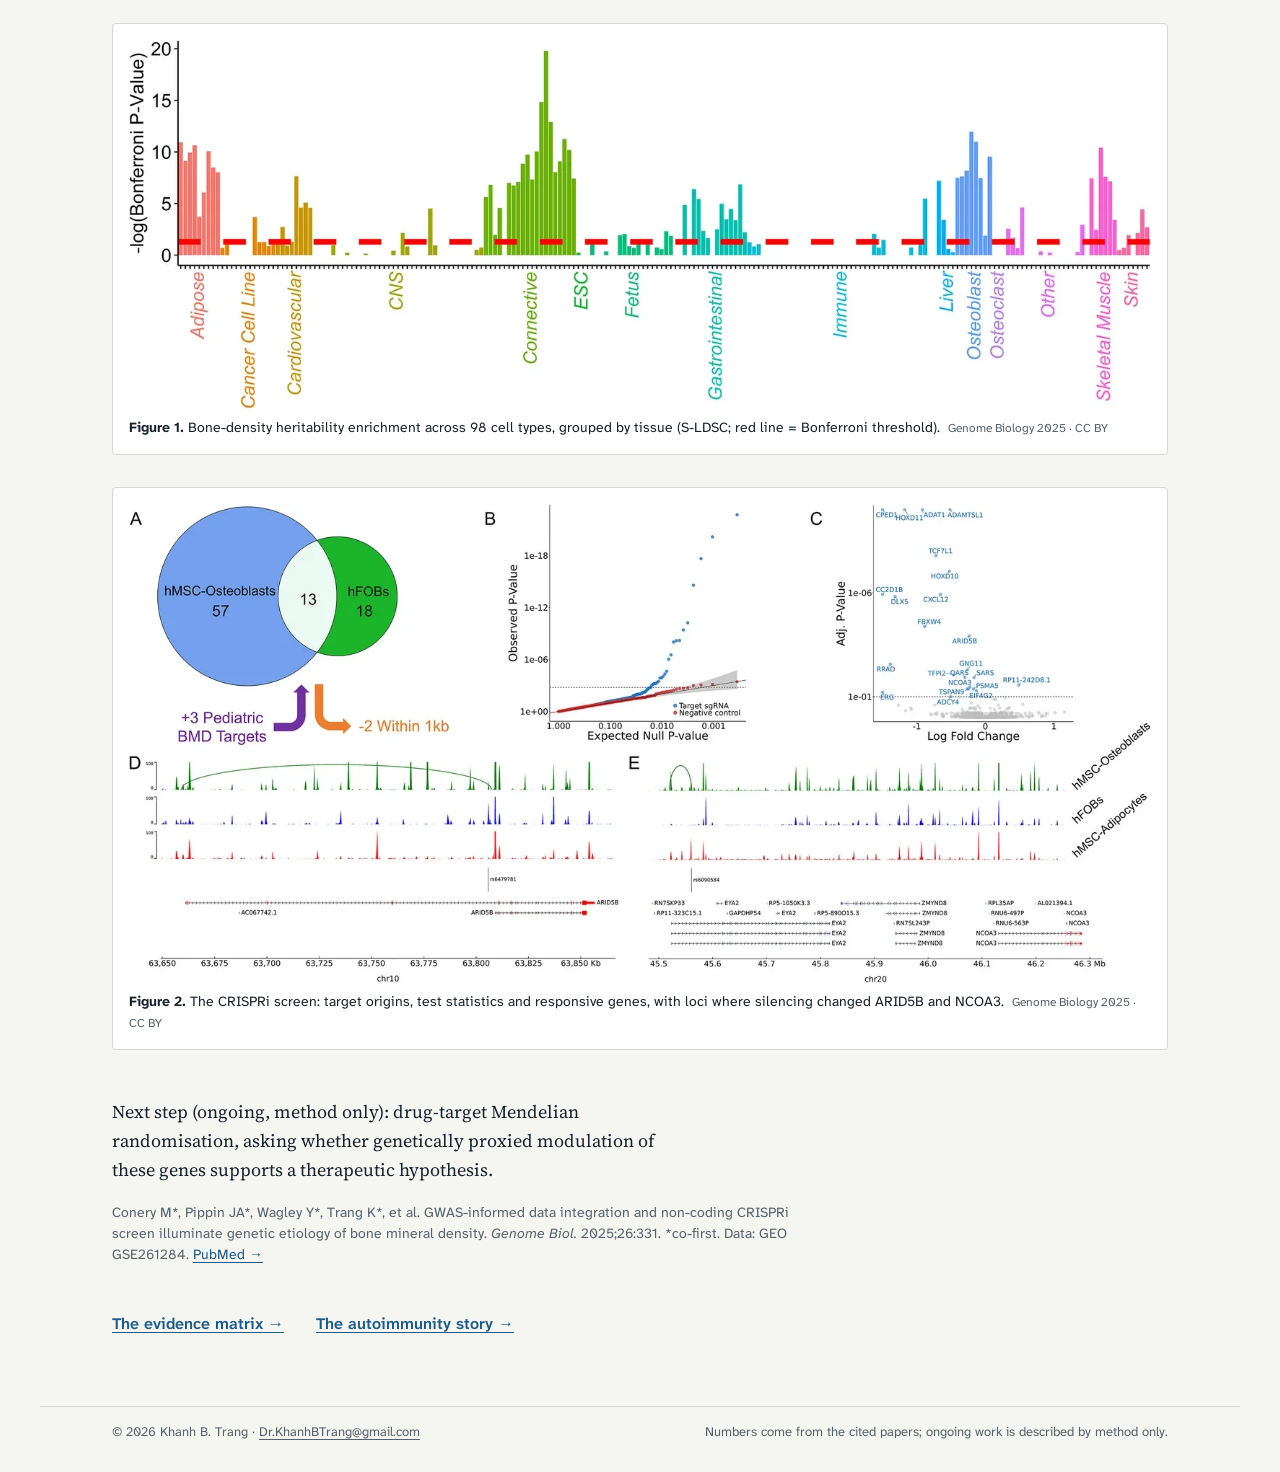
<file: stories/bone.html>
<!doctype html>
<html lang="en">
<head>
<meta charset="utf-8">
<meta name="viewport" content="width=device-width, initial-scale=1">
<title>Bone: testing which regulatory links hold up · Khanh B. Trang</title>
<meta name="description" content="89 GWAS-prioritised regulatory elements silenced by CRISPRi in bone-forming cells: 23 genes responded, chromatin loops had predicted 8, and four genes held up in every assay.">
<meta property="og:title" content="Bone: testing which regulatory links hold up · Khanh B. Trang">
<meta property="og:description" content="89 GWAS-prioritised regulatory elements silenced by CRISPRi in bone-forming cells: 23 genes responded, chromatin loops had predicted 8, and four genes held up in every assay.">
<meta property="og:image" content="../img/og.jpg">
<link rel="stylesheet" href="../css/fonts.css">
<link rel="stylesheet" href="../css/site.css">
<script type="module" src="../js/pages.js"></script>
</head>
<body class="page">
<a class="skip" href="#main">Skip to content</a>
<header class="mast mast-light">
  <a class="mast-name" href=".././">K. B. TRANG</a>
  <nav aria-label="Site"><a href="../how.html">How I integrate</a><a href="../stories/" aria-current="page">Stories</a><a href="../work.html">Work</a><a href="../about.html">About</a></nav>
</header>
<main id="main" class="page-main">
<article class="wrap story">
  <header class="p-head">
    <p class="p-meta"><i>Genome Biology</i> 2025 · co-first author · junctions <span class="r-n">1 · 2 · 3 · 4</span></p>
    <h1>Testing which regulatory links hold up</h1>
  </header>
  <div class="streamline" data-static data-lit="1,2,3,4" data-thumbs="[{&quot;j&quot;:2,&quot;src&quot;:&quot;../img/figures/bone-1-t.webp&quot;,&quot;full&quot;:&quot;../img/figures/bone-1.webp&quot;,&quot;alt&quot;:&quot;Bone-density heritability enrichment across 98 cell types, grouped by tissue (S-LDSC; red line = Bonferroni threshold).&quot;,&quot;w&quot;:480,&quot;h&quot;:173},{&quot;j&quot;:3,&quot;src&quot;:&quot;../img/figures/bone-2t-t.webp&quot;,&quot;full&quot;:&quot;../img/figures/bone-2t.webp&quot;,&quot;alt&quot;:&quot;Chromatin accessibility and contact tracks at screened loci.&quot;,&quot;w&quot;:480,&quot;h&quot;:101},{&quot;j&quot;:4,&quot;src&quot;:&quot;../img/figures/bone-2-t.webp&quot;,&quot;full&quot;:&quot;../img/figures/bone-2.webp&quot;,&quot;alt&quot;:&quot;The CRISPRi screen: target origins, test statistics and responsive genes, with loci where silencing changed ARID5B and NCOA3.&quot;,&quot;w&quot;:480,&quot;h&quot;:329}]"></div>

  <div class="story-grid">
    <div class="story-body">
      <p>Bone-density GWAS has over 1,100 signals, and for most of them the effector gene is unknown. We ranked 98 cell types by heritability enrichment, chose a bone-forming cell model the genetics supported, and used its chromatin maps to prioritise 89 non-coding regulatory elements.</p>
      <p>CRISPRi silencing with a single-cell readout changed the expression of 23 genes at 20 of those sites. Chromatin contacts had predicted only 8 of the 23. Four genes (ARID5B, CC2D1B, EIF4G2, NCOA3) showed consistent effects in three osteoblast maturation and mineralisation assays after knockdown.</p>
      <p>Fine-mapping across 37 traits showed that many bone loci are shared with body composition and metabolism, a reminder that a bone-density signal need not act in bone.</p>
      <p class="contrib" data-confirm="contribution"><b>My contribution:</b> conceptualisation, methodology and investigation (per the paper’s author statement); heritability-enrichment and variant-to-gene analyses.</p>
    </div>
    <aside class="note"><b>Limits.</b> One transformed osteoblast model and one differentiation state. Genes that respond here may not respond in primary bone cells or at another stage. Shared fine-mapped signals suggest, but do not prove, action outside bone.</aside>
  </div>

  <figure class="chain" aria-label="From GWAS signals to four genes">
    <ol>
      <li><b class="r-n">&gt;1,100</b> GWAS signals<span>bone mineral density</span></li>
      <li><b class="r-n">98</b> cell types<span>ranked by heritability</span></li>
      <li><b class="r-n">89</b> elements<span>silenced by CRISPRi</span></li>
      <li><b class="r-n">23</b> genes responded<span><span class="r-n">8</span> loop-predicted · <span class="r-n">15</span> not</span></li>
      <li><b class="r-n">4</b> genes<span>consistent in 3 assays</span></li>
    </ol>
    <figcaption>Each box is a different kind of thing, counted in its own units.</figcaption>
  </figure>
  <h2 class="fig-h">Figures</h2>
  <section class="fig-grid" aria-label="Figures"><figure class="fig is-wide"><a class="fig-link" href="../img/figures/bone-1.webp" data-caption="Figure 1. Bone-density heritability enrichment across 98 cell types, grouped by tissue (S-LDSC; red line = Bonferroni threshold)."><img src="../img/figures/bone-1.webp" width="1418" height="512" alt="Bone-density heritability enrichment across 98 cell types, grouped by tissue (S-LDSC; red line = Bonferroni threshold)." loading="lazy" decoding="async"></a><figcaption><b>Figure 1.</b> Bone-density heritability enrichment across 98 cell types, grouped by tissue (S-LDSC; red line = Bonferroni threshold). <span class="fig-src">Genome Biology 2025 · CC BY</span></figcaption></figure><figure class="fig is-wide"><a class="fig-link" href="../img/figures/bone-2.webp" data-caption="Figure 2. The CRISPRi screen: target origins, test statistics and responsive genes, with loci where silencing changed ARID5B and NCOA3."><img src="../img/figures/bone-2.webp" width="1416" height="664" alt="The CRISPRi screen: target origins, test statistics and responsive genes, with loci where silencing changed ARID5B and NCOA3." loading="lazy" decoding="async"></a><figcaption><b>Figure 2.</b> The CRISPRi screen: target origins, test statistics and responsive genes, with loci where silencing changed ARID5B and NCOA3. <span class="fig-src">Genome Biology 2025 · CC BY</span></figcaption></figure></section>
  <p class="p-intro">Next step (ongoing, method only): drug-target Mendelian randomisation, asking whether genetically proxied modulation of these genes supports a therapeutic hypothesis.</p>
  <p class="src">Conery M*, Pippin JA*, Wagley Y*, Trang K*, et al. GWAS-informed data integration and non-coding CRISPRi screen illuminate genetic etiology of bone mineral density. <i>Genome Biol.</i> 2025;26:331. *co-first. Data: GEO GSE261284. <a href="https://pubmed.ncbi.nlm.nih.gov/?term=GWAS-informed+data+integration+and+non-coding+CRISPRi+screen+bone+mineral+density">PubMed →</a></p>
  <p class="b-links"><a href="../how.html">The evidence matrix →</a><a href="autoimmunity.html">The autoimmunity story →</a></p>
</article>
</main>
<footer class="foot"><div class="wrap">
  <span>© 2026 Khanh B. Trang · <a href="mailto:Dr.KhanhBTrang@gmail.com">Dr.KhanhBTrang@gmail.com</a></span>
  <span>Numbers come from the cited papers; ongoing work is described by method only.</span>
</div></footer>
<dialog class="lightbox" aria-label="Figure"><form method="dialog"><button class="lb-close" aria-label="Close figure">×</button></form><img alt=""><p class="lb-cap"></p></dialog>
</body>
</html>
</file>
<file: css/fonts.css>
/* generated by tools/build.mjs; do not edit */
/* source-serif-4-latin-ext-opsz-normal */
@font-face {
  font-family: 'Source Serif 4 Variable';
  font-style: normal;
  font-display: swap;
  font-weight: 200 900;
  src: url(../fonts/source-serif-4-latin-ext-opsz-normal.woff2) format('woff2-variations');
  unicode-range: U+0100-02BA,U+02BD-02C5,U+02C7-02CC,U+02CE-02D7,U+02DD-02FF,U+0304,U+0308,U+0329,U+1D00-1DBF,U+1E00-1E9F,U+1EF2-1EFF,U+2020,U+20A0-20AB,U+20AD-20C0,U+2113,U+2C60-2C7F,U+A720-A7FF;
}
/* source-serif-4-latin-opsz-normal */
@font-face {
  font-family: 'Source Serif 4 Variable';
  font-style: normal;
  font-display: swap;
  font-weight: 200 900;
  src: url(../fonts/source-serif-4-latin-opsz-normal.woff2) format('woff2-variations');
  unicode-range: U+0000-00FF,U+0131,U+0152-0153,U+02BB-02BC,U+02C6,U+02DA,U+02DC,U+0304,U+0308,U+0329,U+2000-206F,U+20AC,U+2122,U+2191,U+2193,U+2212,U+2215,U+FEFF,U+FFFD;
}
/* source-serif-4-latin-ext-opsz-italic */
@font-face {
  font-family: 'Source Serif 4 Variable';
  font-style: italic;
  font-display: swap;
  font-weight: 200 900;
  src: url(../fonts/source-serif-4-latin-ext-opsz-italic.woff2) format('woff2-variations');
  unicode-range: U+0100-02BA,U+02BD-02C5,U+02C7-02CC,U+02CE-02D7,U+02DD-02FF,U+0304,U+0308,U+0329,U+1D00-1DBF,U+1E00-1E9F,U+1EF2-1EFF,U+2020,U+20A0-20AB,U+20AD-20C0,U+2113,U+2C60-2C7F,U+A720-A7FF;
}
/* source-serif-4-latin-opsz-italic */
@font-face {
  font-family: 'Source Serif 4 Variable';
  font-style: italic;
  font-display: swap;
  font-weight: 200 900;
  src: url(../fonts/source-serif-4-latin-opsz-italic.woff2) format('woff2-variations');
  unicode-range: U+0000-00FF,U+0131,U+0152-0153,U+02BB-02BC,U+02C6,U+02DA,U+02DC,U+0304,U+0308,U+0329,U+2000-206F,U+20AC,U+2122,U+2191,U+2193,U+2212,U+2215,U+FEFF,U+FFFD;
}
/* atkinson-hyperlegible-next-latin-ext-wght-normal */
@font-face {
  font-family: 'Atkinson Hyperlegible Next Variable';
  font-style: normal;
  font-display: swap;
  font-weight: 200 800;
  src: url(../fonts/atkinson-hyperlegible-next-latin-ext-wght-normal.woff2) format('woff2-variations');
  unicode-range: U+0100-02BA,U+02BD-02C5,U+02C7-02CC,U+02CE-02D7,U+02DD-02FF,U+0304,U+0308,U+0329,U+1D00-1DBF,U+1E00-1E9F,U+1EF2-1EFF,U+2020,U+20A0-20AB,U+20AD-20C0,U+2113,U+2C60-2C7F,U+A720-A7FF;
}
/* atkinson-hyperlegible-next-latin-wght-normal */
@font-face {
  font-family: 'Atkinson Hyperlegible Next Variable';
  font-style: normal;
  font-display: swap;
  font-weight: 200 800;
  src: url(../fonts/atkinson-hyperlegible-next-latin-wght-normal.woff2) format('woff2-variations');
  unicode-range: U+0000-00FF,U+0131,U+0152-0153,U+02BB-02BC,U+02C6,U+02DA,U+02DC,U+0304,U+0308,U+0329,U+2000-206F,U+20AC,U+2122,U+2191,U+2193,U+2212,U+2215,U+FEFF,U+FFFD;
}
/* atkinson-hyperlegible-next-latin-ext-wght-italic */
@font-face {
  font-family: 'Atkinson Hyperlegible Next Variable';
  font-style: italic;
  font-display: swap;
  font-weight: 200 800;
  src: url(../fonts/atkinson-hyperlegible-next-latin-ext-wght-italic.woff2) format('woff2-variations');
  unicode-range: U+0100-02BA,U+02BD-02C5,U+02C7-02CC,U+02CE-02D7,U+02DD-02FF,U+0304,U+0308,U+0329,U+1D00-1DBF,U+1E00-1E9F,U+1EF2-1EFF,U+2020,U+20A0-20AB,U+20AD-20C0,U+2113,U+2C60-2C7F,U+A720-A7FF;
}
/* atkinson-hyperlegible-next-latin-wght-italic */
@font-face {
  font-family: 'Atkinson Hyperlegible Next Variable';
  font-style: italic;
  font-display: swap;
  font-weight: 200 800;
  src: url(../fonts/atkinson-hyperlegible-next-latin-wght-italic.woff2) format('woff2-variations');
  unicode-range: U+0000-00FF,U+0131,U+0152-0153,U+02BB-02BC,U+02C6,U+02DA,U+02DC,U+0304,U+0308,U+0329,U+2000-206F,U+20AC,U+2122,U+2191,U+2193,U+2212,U+2215,U+FEFF,U+FFFD;
}
/* martian-mono-latin-ext-standard-normal */
@font-face {
  font-family: 'Martian Mono Variable';
  font-style: normal;
  font-display: swap;
  font-weight: 100 800;
  font-stretch: 75% 112.5%;
  src: url(../fonts/martian-mono-latin-ext-standard-normal.woff2) format('woff2-variations');
  unicode-range: U+0100-02BA,U+02BD-02C5,U+02C7-02CC,U+02CE-02D7,U+02DD-02FF,U+0304,U+0308,U+0329,U+1D00-1DBF,U+1E00-1E9F,U+1EF2-1EFF,U+2020,U+20A0-20AB,U+20AD-20C0,U+2113,U+2C60-2C7F,U+A720-A7FF;
}
/* martian-mono-latin-standard-normal */
@font-face {
  font-family: 'Martian Mono Variable';
  font-style: normal;
  font-display: swap;
  font-weight: 100 800;
  font-stretch: 75% 112.5%;
  src: url(../fonts/martian-mono-latin-standard-normal.woff2) format('woff2-variations');
  unicode-range: U+0000-00FF,U+0131,U+0152-0153,U+02BB-02BC,U+02C6,U+02DA,U+02DC,U+0304,U+0308,U+0329,U+2000-206F,U+20AC,U+2122,U+2191,U+2193,U+2212,U+2215,U+FEFF,U+FFFD;
}
</file>
<file: css/site.css>
/* khanhtrang-site. Tokens and rules: DESIGN.md. Fonts: css/fonts.css (generated by build.mjs). */
:root {
  --paper: #F5F6F2; --surface: #FFFFFF; --ink: #17212B; --muted: #56626B; --rule: #D5D9D2;
  --gen: #1D5A87; --omx: #B8401A; --amber: #E3A21A;
  /* arc B: a bright, healing stage (arc A's dark stage is kept in git tag arc-a-dark) */
  --stage: #EEF5F5; --stage-text: #17212B; --stage-muted: #4F5E66;
  --gen-d: #1D5A87; --omx-d: #B8401A;           /* lane colours on the stage (AA on #EEF5F5) */
  --thread-gen: #2F7BC0; --thread-omx: #E8702A; /* the two threads in every scene */
  --serif: "Source Serif 4 Variable", Georgia, serif;
  --ui: "Atkinson Hyperlegible Next Variable", "Segoe UI", Arial, sans-serif;
  --mono: "Martian Mono Variable", ui-monospace, Menlo, monospace;
  --s1: 8px; --s2: 16px; --s3: 24px; --s4: 32px; --s6: 48px; --s9: 72px;
  --rail-x: 32px; --content-x: 196px;
}
*, *::before, *::after { box-sizing: border-box; }
html { background: var(--stage); color: var(--ink); -webkit-text-size-adjust: 100%; }
body { margin: 0; font: 400 18px/1.6 var(--serif); }
img { display: block; max-width: 100%; }
a { color: inherit; text-underline-offset: 3px; }
.sr-only { position: absolute; width: 1px; height: 1px; overflow: hidden; clip: rect(0 0 0 0); white-space: nowrap; }
.skip { position: absolute; left: 12px; top: -48px; z-index: 50; background: var(--paper); color: var(--ink); padding: 8px 12px; font: 600 15px var(--ui); }
.skip:focus { top: 12px; }
:focus-visible { outline: 2px solid var(--amber); outline-offset: 3px; }
.r-n { font-family: var(--mono); font-stretch: 75%; letter-spacing: .04em; }

/* ---------------------------------------------------------------- masthead */
.mast { position: fixed; inset: 0 0 auto 0; z-index: 30; display: flex; justify-content: space-between; align-items: center;
  padding: 18px var(--rail-x); color: var(--stage-text); font: 400 15px var(--ui); pointer-events: none; }
.mast > * { pointer-events: auto; }
.mast-name { font: 600 13px var(--mono); font-stretch: 75%; letter-spacing: .12em; text-decoration: none; }
.mast nav a { margin-left: var(--s3); text-decoration: none; opacity: .88; }
.mast nav a:hover { opacity: 1; text-decoration: underline; }
body.past-zoom .mast { color: var(--ink); background: color-mix(in srgb, var(--paper) 92%, transparent); }

/* ---------------------------------------------------------------- the zoom */
.zoom { background: var(--stage); color: var(--stage-text); }
.zoom-track { height: 100svh; }                                   /* baseline without JS: one static scene */
.zoom.is-ready .zoom-track { height: calc((var(--levels) - 0.6) * 85svh + 100svh); }
.zoom-view { position: relative; height: 100svh; overflow: hidden; }
.zoom.is-ready .zoom-view { position: sticky; top: 0; }
.zoom:not(.is-ready) .z-controls, .zoom:not(.is-ready) .strands, .zoom:not(.is-ready) .z-cards { display: none; }
.zoom-layers { position: absolute; inset: 0; }
.z-layer { position: absolute; inset: 0; margin: 0; visibility: hidden; will-change: transform, opacity; }
.z-layer:first-child { visibility: visible; }
.z-layer img { width: 100%; height: 100%; object-fit: cover; }
@media (prefers-reduced-motion: no-preference) {
  .zoom.is-filming .z-layer.is-settled img { animation: drift 24s ease-in-out infinite alternate; }
  @keyframes drift { from { transform: scale(1); } to { transform: scale(1.045); } }
}
/* legibility: a flat directional shade under the text, not a glow */
.z-vignette { position: absolute; inset: 0; pointer-events: none; z-index: 3;
  background: linear-gradient(90deg, rgba(238,245,245,.94) 0, rgba(238,245,245,.72) 30%, rgba(238,245,245,0) 56%),
              linear-gradient(0deg, rgba(238,245,245,.9) 0, rgba(238,245,245,0) 30%); }

.z-title { position: absolute; left: var(--content-x); top: 20svh; max-width: 30rem; z-index: 5; }
.z-title h1 { margin: 0; font: 500 clamp(38px, 4.6vw, 68px)/1.04 var(--serif); font-variation-settings: "opsz" 60; letter-spacing: -.015em; }
.z-title p { margin: var(--s3) 0 0; font: 400 18px/1.5 var(--ui); color: var(--stage-text); max-width: 26rem; }

/* two strands: genetics (◆) and multiomics (●), lit by the lanes each scale uses */
.strands { position: absolute; left: var(--rail-x); top: 50%; transform: translateY(-50%); z-index: 6; font-family: var(--ui); }
.s-legend { margin: 0 0 12px; display: flex; flex-direction: column; gap: 2px; font: 600 11px var(--mono); font-stretch: 75%; letter-spacing: .06em; }
.s-legend .s-g { color: var(--gen-d); } .s-legend .s-o { color: var(--omx-d); }
.strands ol { list-style: none; margin: 0; padding: 0; position: relative; }
.strands ol::before, .strands ol::after { content: ""; position: absolute; top: 14px; bottom: 14px; width: 2px; opacity: .55; }
.strands ol::before { left: 5px; background: var(--gen-d); }
.strands ol::after { left: 19px; background: var(--omx-d); }
.strands li button { all: unset; cursor: pointer; display: grid; grid-template-columns: 12px 12px auto; column-gap: 2px; align-items: center; height: 36px; padding-right: 10px; color: var(--stage-muted); font-size: 14px; }
.strands li button::before, .strands li button::after { content: ""; width: 10px; height: 10px; justify-self: center; position: relative; z-index: 1; background: var(--stage); }
.strands li button::before { transform: rotate(45deg) scale(.75); border: 1.5px solid var(--gen-d); grid-column: 1; }
.strands li button::after { border-radius: 50%; border: 1.5px solid var(--omx-d); grid-column: 2; }
.strands li[data-g="1"].is-active button::before, .strands li[data-g="1"].is-past button::before { background: var(--gen-d); }
.strands li[data-o="1"].is-active button::after, .strands li[data-o="1"].is-past button::after { background: var(--omx-d); }
.strands li .r-n { grid-column: 3; grid-row: 1; margin-left: 12px; font-size: 11px; }
.strands li .r-nm { grid-column: 3; grid-row: 1; margin-left: 42px; opacity: 0; transition: opacity .2s; white-space: nowrap; }
.strands:hover .r-nm, .strands:focus-within .r-nm, .strands li.is-active .r-nm { opacity: 1; }
.strands li.is-active button { color: var(--stage-text); font-weight: 700; }
.strands li button:hover { color: var(--stage-text); }
.strands li button:focus-visible { outline: 2px solid var(--amber); outline-offset: 2px; border-radius: 2px; }

.z-cards { position: absolute; left: var(--content-x); bottom: 112px; width: min(36rem, calc(100% - var(--content-x) - 32px)); z-index: 5; }
.z-card { position: absolute; left: 0; bottom: 0; opacity: 0; transform: translateY(8px); transition: opacity .35s, transform .35s; pointer-events: none; }
.z-card.is-active { opacity: 1; transform: none; }
.z-k { margin: 0 0 10px; font: 400 13px var(--ui); color: var(--stage-muted); }
.z-k .r-n { color: var(--amber); margin-right: 6px; }
.z-card h2 { margin: 0; font: 500 clamp(26px, 2.6vw, 40px)/1.15 var(--serif); font-variation-settings: "opsz" 48; }
.z-chip { margin: 14px 0 0; font: 400 15px var(--ui); color: var(--stage-text); display: flex; flex-wrap: wrap; gap: 10px; align-items: center; }
.tag { font: 600 11px var(--mono); font-stretch: 75%; letter-spacing: .06em; text-transform: uppercase; padding: 3px 7px; border: 1px solid currentColor; border-radius: 2px; }
.tag { color: var(--stage-text); } .tag-method, .tag-clinic { color: var(--stage-muted); }

.z-controls { position: absolute; left: var(--content-x); right: var(--rail-x); bottom: 36px; z-index: 6; display: flex; align-items: center; gap: var(--s3); font: 400 14px var(--ui); color: var(--stage-muted); }
.z-play { display: inline-flex; align-items: center; gap: 10px; min-height: 44px; padding: 0 16px; border: 1px solid var(--stage-text); border-radius: 4px; background: transparent; color: var(--stage-text); font: 600 15px var(--ui); cursor: pointer; }
.z-play:hover { background: rgba(23,33,43,.06); }
.z-play { background: rgba(255,255,255,.7); }
.z-play svg { width: 14px; height: 14px; fill: currentColor; }
.z-play .i-pause, .z-play[aria-pressed="true"] .i-play { display: none; }
.z-play[aria-pressed="true"] .i-pause { display: inline; }
.z-illus { margin-left: auto; font-size: 12px; }
.z-progress { position: absolute; left: 0; right: 0; bottom: 0; height: 3px; background: rgba(23,33,43,.1); z-index: 6; }
.z-progress i { display: block; height: 100%; width: calc(var(--p, 0) * 100%); background: linear-gradient(90deg, var(--thread-gen), var(--thread-omx)); }

/* hotspots: one per settled scene */
.z-hots { position: absolute; inset: 0; z-index: 4; pointer-events: none; }
.z-hot { position: absolute; width: 56px; height: 56px; margin: -28px 0 0 -28px; border: 0; padding: 0; background: none; cursor: pointer; opacity: 0; transition: opacity .3s; pointer-events: none; }
.z-hot.is-on { opacity: 1; pointer-events: auto; }
.z-hot i { position: absolute; inset: 14px; border-radius: 50%; border: 2px solid var(--stage-text); background: rgba(255,255,255,.9); box-shadow: 0 2px 8px rgba(23,33,43,.25); }
.z-hot i::after { content: "+"; position: absolute; inset: 0; display: grid; place-items: center; font: 700 15px var(--ui); color: var(--stage-text); }
@media (prefers-reduced-motion: no-preference) {
  .z-hot.is-on::before { content: ""; position: absolute; inset: 14px; border-radius: 50%; border: 1.5px solid var(--amber); opacity: 0; animation: ping 2.4s ease-out 2; }   /* 2 pulses (< 5 s, WCAG 2.2.2) each time a scene settles */
  @keyframes ping { from { transform: scale(1); opacity: .9; } to { transform: scale(2.2); opacity: 0; } }
}
.z-hot[aria-expanded="true"] i { background: var(--amber); border-color: var(--ink); }
.z-hot[aria-expanded="true"] i::after { color: var(--ink); }

.z-pop { position: absolute; z-index: 20; width: min(400px, calc(100vw - 32px)); border: 1px solid var(--rule); max-height: calc(100svh - 150px); overflow-y: auto; background: var(--paper); color: var(--ink); border-radius: 4px; padding: 20px 22px 18px; box-shadow: 0 12px 32px rgba(0,0,0,.38); font-family: var(--ui); }
.z-pop h3 { margin: 0 28px 12px 0; font: 600 22px/1.2 var(--serif); }
.z-pop dl { margin: 0; display: grid; grid-template-columns: 84px 1fr; gap: 8px 12px; font-size: 15px; line-height: 1.45; }
.z-pop dt { font: 600 11px var(--mono); font-stretch: 75%; letter-spacing: .06em; text-transform: uppercase; color: var(--muted); padding-top: 3px; }
.z-pop dd { margin: 0; }
.z-pop dt:nth-of-type(3), .z-pop dd.p-limit { background: color-mix(in srgb, var(--amber) 20%, transparent); }
.z-pop dt:nth-of-type(3) { padding-left: 6px; } .z-pop dd.p-limit { padding: 2px 6px; margin-left: -12px; padding-left: 12px; }
.p-close { position: absolute; top: 8px; right: 8px; width: 36px; height: 36px; border: 0; background: none; font: 400 24px var(--ui); color: var(--ink); cursor: pointer; }
.p-src { display: inline-block; margin-top: 14px; font: 600 15px var(--ui); color: var(--gen); }

/* ---------------------------------------------------------------- the brief */
.brief { background: var(--paper); color: var(--ink); padding: var(--s9) 0; }
.wrap { max-width: 1200px; margin: 0 auto; padding: 0 var(--s9); }
.b-h { margin: 0 0 var(--s6); font: 500 clamp(30px, 3.4vw, 48px)/1.1 var(--serif); font-variation-settings: "opsz" 48; max-width: 22ch; }
.b-rows { display: grid; grid-template-columns: 160px 1fr; gap: var(--s3) var(--s4); margin: 0; border-top: 1px solid var(--ink); padding-top: var(--s3); }
.b-rows dt { font: 600 13px var(--ui); color: var(--muted); padding-top: 4px; }
.b-rows dd { margin: 0; font-size: 19px; max-width: 60ch; }
.s-g { color: var(--gen); } .s-o { color: var(--omx); }
.b-rows .x { margin: 0 8px; color: var(--muted); }
.proof { margin: 0; padding: 0; list-style: none; display: grid; gap: 12px; }
.proof a { font: 600 15px var(--ui); color: var(--gen); white-space: nowrap; margin-left: 6px; }
.b-links { margin: var(--s6) 0 0; display: flex; flex-wrap: wrap; gap: var(--s4); font: 600 16px var(--ui); }
.foot { background: var(--paper); color: var(--muted); font: 400 13px var(--ui); padding: 0 0 var(--s4); }
.foot .wrap { display: flex; flex-wrap: wrap; justify-content: space-between; gap: 8px; border-top: 1px solid var(--rule); padding-top: var(--s2); }
.z-nojs { background: var(--paper); color: var(--ink); margin: 0; padding: var(--s6) var(--s9); display: grid; gap: 12px; }

/* ---------------------------------------------------------------- phones */
@media (max-width: 760px) {
  :root { --rail-x: 16px; --content-x: 20px; }
  .mast { padding: 12px 16px; flex-wrap: wrap; gap: 6px 12px; }
  .mast nav a { margin-left: 12px; font-size: 13px; }
  .mast nav a:first-child { margin-left: 0; }
  .z-tag { display: none; }                      /* too cramped on phones: the details panel explains the image */
  .z-synth { top: 64px; right: 12px; font-size: 10px; }
  .z-ev { display: none; }
  .z-vignette { background: linear-gradient(0deg, rgba(238,245,245,.96) 0, rgba(238,245,245,.8) 42%, rgba(238,245,245,0) 66%), linear-gradient(180deg, rgba(238,245,245,.85) 0, rgba(238,245,245,0) 22%); }
  .z-title { top: 70px; right: 20px; }
  .z-title h1 { font-size: 34px; }
  .z-title p { font-size: 16px; }
  .strands { top: auto; bottom: 88px; left: 20px; right: 20px; transform: none; }
  .s-legend { display: none; }
  .strands ol { display: flex; justify-content: space-between; }
  .strands ol::before, .strands ol::after { display: none; }
  .strands li button { grid-template-columns: 12px 12px; height: 44px; padding: 0 4px; }
  .strands li .r-n, .strands li .r-nm { display: none; }
  .z-cards { bottom: 150px; width: calc(100% - 40px); }
  .z-card h2 { font-size: 24px; }
  .z-controls { bottom: 24px; gap: 12px; }
  .z-hint { display: none; }
  .z-pop { position: fixed; left: 8px !important; right: 8px; bottom: calc(8px + env(safe-area-inset-bottom)); top: auto !important; width: auto; max-height: 62svh; }
  .wrap { padding: 0 20px; }
  .b-rows { grid-template-columns: 1fr; gap: 6px; }
  .b-rows dd { margin-bottom: var(--s2); }
}

/* landing additions (astra review #3) */
.z-proof { margin: var(--s3) 0 0; font: 400 16px/1.5 var(--ui); max-width: 30rem; color: var(--stage-text); }
.z-proof .tag { margin-right: 8px; }
.z-proof a, .z-ev, .z-cta a { color: var(--stage-text); font-weight: 700; }
.z-ev { font: 600 15px var(--ui); }
.z-scale { color: var(--stage-muted); margin-left: 6px; }
.z-k { color: var(--stage-text); }
.z-more { font: 600 13px var(--ui); color: var(--stage-text); background: none; border: 0; border-bottom: 1px dashed currentColor; padding: 4px 0; cursor: pointer; pointer-events: auto; min-height: 32px; }
.z-card.is-active :is(a, button) { pointer-events: auto; }   /* the caption box itself lets clicks through to the ring */
.z-cta { display: flex; gap: var(--s3); margin: var(--s2) 0 0; font: 600 16px var(--ui); }

.z-sound { display: inline-flex; align-items: center; gap: 8px; min-height: 44px; padding: 0 12px; border: 1px solid rgba(23,33,43,.35); border-radius: 4px; background: transparent; color: var(--stage-text); font: 600 14px var(--ui); cursor: pointer; }
.z-sound svg { width: 16px; height: 16px; fill: currentColor; }
.z-sound[aria-pressed="false"] .w { opacity: .25; }
.z-sound[aria-pressed="true"] { border-color: var(--amber); }
.z-sound.is-blocked { background: var(--amber); border-color: var(--ink); color: var(--ink); }
@media (prefers-reduced-motion: no-preference) { .z-sound.is-blocked { animation: nudge 1.2s ease-in-out 3; } @keyframes nudge { 50% { transform: scale(1.06); } } }
.transcript { margin-top: var(--s6); font: 400 16px/1.5 var(--ui); max-width: 70ch; }
.transcript summary { cursor: pointer; font-weight: 600; }
.transcript ol { padding-left: 1.3em; } .transcript p { color: var(--muted); font-size: 14px; }

/* arc B: dot scenes, organ hotspots, image tags */
.z-tag { position: absolute; transform: translate(-50%, -50%); font: 600 12px var(--ui); color: var(--ink); background: rgba(255,255,255,.9); border: 1px solid var(--rule); padding: 3px 8px; border-radius: 2px; white-space: nowrap; opacity: 0; transition: opacity .3s; pointer-events: none; }
.z-tag.is-on { opacity: 1; }
.z-dots canvas { width: 100%; height: 100%; display: block; }
.z-synth { position: absolute; top: 76px; right: 5%; font: 600 11px var(--mono); font-stretch: 75%; letter-spacing: .06em; text-transform: uppercase; color: var(--ink); background: rgba(255,255,255,.9); border: 1px solid var(--rule); padding: 4px 8px; border-radius: 2px; }
.z-organ.is-left span { left: auto; right: 48px; }
.z-organ span { position: absolute; left: 48px; top: 50%; transform: translateY(-50%); white-space: nowrap; font: 600 12px var(--ui); color: var(--ink); background: rgba(255,255,255,.85); padding: 2px 6px; border-radius: 2px; pointer-events: none; }
.p-pubs { margin: 0; padding-left: 1.1em; display: grid; gap: 4px; }
.p-pubs a { color: var(--gen); }
.z-pop dd.p-limit, .z-pop dt:nth-of-type(3) { background: color-mix(in srgb, var(--amber) 20%, transparent); }

/* figures (published, CC BY): brief mosaic, junction thumbnails, galleries, work column, viewer */
.b-grid { display: grid; grid-template-columns: minmax(0, 7fr) minmax(0, 5fr); gap: var(--s6); align-items: start; }
.b-figs { display: grid; grid-template-columns: 1fr 1fr; gap: var(--s2); }
.fig-link { display: block; color: var(--ink); text-decoration: none; }
.fig-thumb { background: var(--surface); border: 1px solid var(--rule); border-radius: 4px; padding: 8px; transition: box-shadow .2s, transform .2s; }
.fig-thumb img, .wfig img { width: 100%; height: 130px; object-fit: cover; object-position: top; display: block; }
.fig-thumb span { display: block; font: 600 12px var(--ui); margin-top: 6px; }
.fig-thumb:hover, .wfig:hover, .wfig.is-hot { box-shadow: 0 6px 20px rgba(23,33,43,.14); transform: translateY(-2px); }
.sl-thumb { cursor: zoom-in; }
.sl-frame { fill: var(--surface); stroke: var(--rule); stroke-width: 1.5; }
.sl-thumb:hover .sl-frame, .sl-thumb:focus .sl-frame { stroke: var(--ink); stroke-width: 2.5; }
.sl-leader { stroke: var(--muted); stroke-width: 1.2; stroke-dasharray: 3 3; }
.fig-h { margin: var(--s6) 0 var(--s3); font: 500 clamp(24px, 2.4vw, 32px)/1.2 var(--serif); }
.fig-grid { display: grid; grid-template-columns: 1fr 1fr; gap: var(--s4) var(--s3); margin-bottom: var(--s6); align-items: start; }
.fig { margin: 0; background: var(--surface); border: 1px solid var(--rule); border-radius: 4px; padding: var(--s2); }
.fig.is-wide { grid-column: 1 / -1; }
.fig img { width: 100%; height: auto; display: block; cursor: zoom-in; }
.fig figcaption { font: 400 14px/1.5 var(--ui); margin-top: var(--s1); }
.fig-src { color: var(--muted); font-size: 12px; margin-left: 4px; }
.work-grid { display: grid; grid-template-columns: minmax(0, 7fr) minmax(0, 4fr); gap: var(--s6); align-items: start; }
.work-figs { position: sticky; top: 80px; display: grid; grid-template-columns: 1fr 1fr; gap: var(--s2); max-height: calc(100vh - 100px); overflow-y: auto; padding: 4px; }
.wfig { background: var(--surface); border: 1px solid var(--rule); border-radius: 4px; padding: 6px; transition: box-shadow .2s, transform .2s; }
.wfig img { height: 110px; }
.wfig span { display: block; font: 400 11px/1.35 var(--ui); color: var(--muted); margin-top: 4px; }
dialog.lightbox { border: 0; padding: var(--s3); max-width: min(1200px, 96vw); max-height: 94vh; border-radius: 6px; background: var(--surface); box-shadow: 0 20px 60px rgba(0,0,0,.35); }
dialog.lightbox::backdrop { background: rgba(23,33,43,.6); }
dialog.lightbox img { display: block; max-width: 100%; max-height: calc(94vh - 110px); margin: 0 auto; }
.lb-cap { font: 400 15px/1.5 var(--ui); margin: var(--s2) 0 0; max-width: 80ch; }
.lb-close { position: absolute; top: 6px; right: 10px; border: 0; background: none; font: 400 28px var(--ui); cursor: pointer; color: var(--ink); }
@media (max-width: 900px) {
  .b-grid, .work-grid { grid-template-columns: 1fr; }
  .work-figs { position: static; max-height: none; grid-template-columns: repeat(3, 1fr); }
  .fig-grid { grid-template-columns: 1fr; }
}

/* ================================================================ inner pages */
body.page { background: var(--paper); color: var(--ink); }
.mast-light { position: sticky; color: var(--ink); background: color-mix(in srgb, var(--paper) 94%, transparent); border-bottom: 1px solid var(--rule); }
.mast-light nav a[aria-current="page"] { text-decoration: underline; text-decoration-thickness: 2px; opacity: 1; }
.page-main { padding: var(--s6) 0 var(--s9); }
.p-head { max-width: 46rem; margin-bottom: var(--s6); }
.p-head h1 { margin: 0; font: 500 clamp(36px, 4.4vw, 60px)/1.06 var(--serif); font-variation-settings: "opsz" 60; letter-spacing: -.015em; }
.p-meta { margin: 0 0 var(--s2); font: 400 15px var(--ui); color: var(--muted); }
.lede { margin: var(--s3) 0 0; font: 400 21px/1.5 var(--serif); }
.p-sec { padding: var(--s6) 0; border-top: 1px solid var(--rule); }
.p-sec h2, .story-list h2 { margin: 0 0 var(--s3); font: 500 clamp(26px, 2.6vw, 36px)/1.15 var(--serif); font-variation-settings: "opsz" 48; }
.p-intro { max-width: 62ch; }
.caption { font: italic 400 17px/1.5 var(--serif); max-width: 62ch; }
.src { font: 400 14px/1.5 var(--ui); color: var(--muted); max-width: 80ch; }
.src a, .b-links a { color: var(--gen); }
.illus { font: 600 12px var(--mono); font-stretch: 75%; letter-spacing: .06em; text-transform: uppercase; color: var(--muted); }
.plain { max-width: 70ch; padding-left: 1.1em; }
.plain li { margin-bottom: 8px; }
.rows { display: grid; grid-template-columns: 240px 1fr; gap: var(--s3) var(--s4); margin: 0; }
.rows dt { font: 600 17px var(--ui); }
.rows dt .r-n { display: block; font-size: 11px; color: var(--muted); margin-top: 4px; }
.rows dd { margin: 0; max-width: 62ch; }

/* streamline */
.streamline { color: var(--ink); }
svg.sl { width: 100%; height: auto; display: block; overflow: visible; }
.sl-lane { fill: none; stroke-width: 3.2; stroke-linecap: round; }
.sl-lane.gen { stroke: var(--gen); } .sl-lane.omx { stroke: var(--omx); }
.sl-rail { stroke: #7A7F7C; stroke-width: 1.4; fill: none; }
.sl-loop { fill: none; stroke: currentColor; stroke-width: 1.4; stroke-dasharray: 5 4; }
.sl-lbl { font: 600 12px var(--mono); font-stretch: 75%; letter-spacing: .06em; fill: var(--ink); }
.sl-lbl.gen { fill: var(--gen); } .sl-lbl.omx { fill: var(--omx); } .sl-lbl.m { fill: var(--muted); }
.sl-j .hit { fill: transparent; }
.sl-j .ring { fill: var(--surface); stroke: var(--ink); stroke-width: 1.6; }
.sl-j .sel { fill: var(--amber); opacity: 0; }
.sl-j .num { font: 700 12px var(--mono); font-stretch: 75%; fill: var(--ink); pointer-events: none; }
.sl-j .jl { font: 600 14px var(--ui); fill: var(--ink); pointer-events: none; }
.sl-j[role="button"] { cursor: pointer; }
.sl-j[aria-pressed="true"] .sel { opacity: 1; }
.sl-j[aria-pressed="true"] .ring { stroke-width: 3; }
.sl-j:focus-visible { outline: none; } .sl-j:focus-visible .ring { stroke-width: 3; stroke-dasharray: 3 2; }
.sl-j.is-dim { opacity: .3; }
.will-draw .sl-lane { stroke-dasharray: 1; stroke-dashoffset: 1; }
.will-draw.is-drawn .sl-lane { transition: stroke-dashoffset 1.8s cubic-bezier(.2,.7,.2,1); stroke-dashoffset: 0; }
.will-draw.is-drawn .sl-lane.omx { transition-delay: .25s; }
.sl-btns { display: none; }
.sl-jt { margin: var(--s3) 0 0; font: 600 15px var(--ui); }
.sl-jt .r-n { font-size: 12px; color: var(--muted); margin-right: 8px; }
.sl-panel { display: grid; grid-template-columns: repeat(3, 1fr); gap: var(--s4); border-top: 1px solid var(--ink); padding-top: var(--s2); margin-top: var(--s2); }
.sl-panel h3 { font: 600 13px var(--ui); margin: 0 0 4px; display: flex; gap: 8px; align-items: center; }
.sl-panel p { margin: 0; font-size: 17px; line-height: 1.5; }
.sl-limit { background: color-mix(in srgb, var(--amber) 18%, transparent); padding: 10px 12px; }
.dia { width: 10px; height: 10px; background: var(--gen); transform: rotate(45deg); display: inline-block; flex: none; }
.dot { width: 10px; height: 10px; border-radius: 50%; background: var(--omx); display: inline-block; flex: none; }

/* evidence matrix: shape-first states, all ink */
.legend { display: flex; flex-wrap: wrap; gap: var(--s3); font: 400 14px var(--ui); }
.state { display: inline-flex; align-items: center; gap: 8px; }
.g { width: 14px; height: 14px; display: inline-block; border: 1.6px solid var(--ink); flex: none; }
.g.sup { background: var(--ink); } .g.unt { background: transparent; }
.g.inc { background: linear-gradient(90deg, var(--ink) 50%, transparent 50%); }
.g.con { border: none; position: relative; }
.g.con::before, .g.con::after { content: ""; position: absolute; left: 6px; top: -1px; width: 2px; height: 16px; background: var(--ink); transform: rotate(45deg); }
.g.con::after { transform: rotate(-45deg); }
.tbl-wrap { overflow-x: auto; }
table.matrix { border-collapse: collapse; width: 100%; min-width: 640px; font: 400 15px var(--ui); }
table.matrix th, table.matrix td { padding: 12px; border-bottom: 1px solid var(--rule); text-align: left; }
table.matrix thead th { font-size: 13px; border-bottom: 1px solid var(--ink); }

/* DiD demo */
.did { background: var(--surface); border: 1px solid var(--rule); border-radius: 4px; padding: var(--s3); }
.did-controls { display: grid; grid-template-columns: repeat(3, 1fr); gap: var(--s3); font: 600 14px var(--ui); }
.did-controls label { display: grid; gap: 6px; }
.did-controls output { font: 400 13px var(--mono); font-stretch: 75%; color: var(--muted); }
.did-controls input { width: 100%; accent-color: var(--ink); min-height: 32px; }
.did-plot { width: 100%; max-width: 860px; height: auto; margin-top: var(--s3); }
.did-lbl, .did-axis, .did-num { font: 400 13px var(--ui); fill: var(--ink); }
.did-axis { fill: var(--muted); font-size: 12px; }
.did-num { font: 400 12px var(--mono); font-stretch: 75%; }
.did-zero { stroke: var(--ink); stroke-width: 1; }
.did-axis-line { stroke: var(--rule); stroke-width: 1; }
.did-true { stroke: var(--amber); stroke-width: 2; stroke-dasharray: 4 3; }
.did-ci { stroke-width: 3; } .did-ci.naive { stroke: var(--muted); } .did-ci.did { stroke: var(--ink); }
.did-pt.naive { fill: var(--surface); stroke: var(--muted); stroke-width: 2.5; } .did-pt.did { fill: var(--ink); }
.did-read { font: 400 16px/1.5 var(--ui); margin: var(--s2) 0 0; }

/* stories */
.story-list { display: grid; gap: var(--s6); }
.story-link { display: block; text-decoration: none; color: inherit; padding: var(--s3) 0; border-top: 1px solid var(--rule); }
.story-link:hover h2 { text-decoration: underline; text-underline-offset: 5px; }
.story-link p { font: 400 15px var(--ui); color: var(--muted); margin: 0; }
.story-grid { display: grid; grid-template-columns: 7fr 1fr 4fr; margin: var(--s6) 0; }
.story-body { grid-column: 1; font-size: 19px; }
.story-body p { max-width: 62ch; }
.note { grid-column: 3; align-self: start; font: 400 15px/1.5 var(--ui); border-top: 1px solid var(--ink); padding-top: 10px; }
.contrib { font: 400 16px/1.5 var(--ui); }
.chain { margin: 0 0 var(--s6); }
.chain ol { list-style: none; margin: 0; padding: 0; display: grid; grid-template-columns: repeat(5, 1fr); gap: 0; counter-reset: c; }
.chain li { position: relative; padding: var(--s2) var(--s3) var(--s2) 0; border-top: 3px solid var(--ink); font: 400 15px/1.35 var(--ui); }
.chain li::after { content: "→"; position: absolute; right: 8px; top: 12px; color: var(--muted); }
.chain li:last-child::after { content: none; }
.chain b { display: block; font: 500 28px/1.1 var(--serif); margin-bottom: 4px; }
.chain b.r-n { font: 600 26px/1.1 var(--mono); font-stretch: 75%; }
.chain li > span { display: block; color: var(--muted); font-size: 13px; margin-top: 4px; }
.chain figcaption { font: 400 13px var(--ui); color: var(--muted); margin-top: var(--s1); }

/* work: timetable + list */
.view-toggle { margin-top: var(--s3); font: 600 14px var(--ui); background: none; border: 1px solid var(--ink); border-radius: 4px; padding: 8px 14px; cursor: pointer; color: var(--ink); min-height: 40px; }
.tt { display: grid; grid-template-columns: 170px repeat(var(--cols), 1fr); margin-bottom: var(--s6); font: 400 14px var(--ui); overflow-x: auto; }
.tt[hidden] { display: none; }
.tt-row { display: contents; }
.tt-row > span { border-bottom: 1px solid var(--rule); padding: 10px 6px; min-height: 48px; display: flex; flex-direction: column; gap: 6px; justify-content: center; }
.tt-head > span { font-size: 12px; color: var(--muted); border-bottom: 1px solid var(--ink); min-height: 0; }
.tt-o { font-weight: 700; }
.stop { display: inline-flex; align-items: center; gap: 5px; font-size: 13px; color: var(--ink); text-decoration: none; }
.stop:hover span { text-decoration: underline; }
.stop .dia, .stop .dot { width: 9px; height: 9px; }
.pubs { padding-left: 1.4em; display: grid; gap: 14px; font: 400 16px/1.5 var(--ui); max-width: 80ch; }
.pubs .t b { font-weight: 700; }
.pubs .role { font: 600 11px var(--mono); font-stretch: 75%; letter-spacing: .05em; text-transform: uppercase; color: var(--muted); margin-left: 6px; }
.pubs a { color: var(--gen); font-weight: 600; margin-left: 6px; }
.pubs li:target { background: color-mix(in srgb, var(--amber) 18%, transparent); }

/* about */
.timeline { list-style: none; margin: 0 0 var(--s6); padding: 0; border-left: 2px solid var(--ink); }
.timeline li { position: relative; padding: 0 0 var(--s3) var(--s4); font: 400 16px/1.5 var(--ui); max-width: 70ch; }
.timeline li::before { content: ""; position: absolute; left: -7px; top: 6px; width: 12px; height: 12px; border-radius: 50%; background: var(--paper); border: 2px solid var(--ink); }
.timeline .r-n { display: block; font-size: 12px; color: var(--muted); }
.timeline b { display: block; font: 600 19px var(--serif); }
.timeline .lane { display: block; font: 600 11px var(--mono); font-stretch: 75%; letter-spacing: .06em; text-transform: uppercase; color: var(--muted); margin-top: 2px; }

@media (max-width: 760px) {
  .sl-panel, .did-controls { grid-template-columns: 1fr; }
  .sl-j .jl, .sl-lbl.m { display: none; }
  .sl-btns { display: flex; flex-wrap: wrap; gap: 8px; margin-top: var(--s2); }
  .sl-btns button { font: 600 14px var(--ui); min-height: 44px; padding: 0 12px; border: 1px solid var(--ink); border-radius: 4px; background: var(--surface); color: var(--ink); }
  .sl-btns button[aria-pressed="true"] { background: var(--amber); }
  .rows { grid-template-columns: 1fr; gap: 6px; }
  .rows dd { margin-bottom: var(--s2); }
  .story-grid { grid-template-columns: 1fr; }
  .note { grid-column: 1; margin-top: var(--s3); }
  .chain ol { grid-template-columns: 1fr; }
  .chain li::after { content: "↓"; right: 0; }
  .tt { grid-template-columns: 110px repeat(var(--cols), minmax(90px, 1fr)); }
}
</file>
